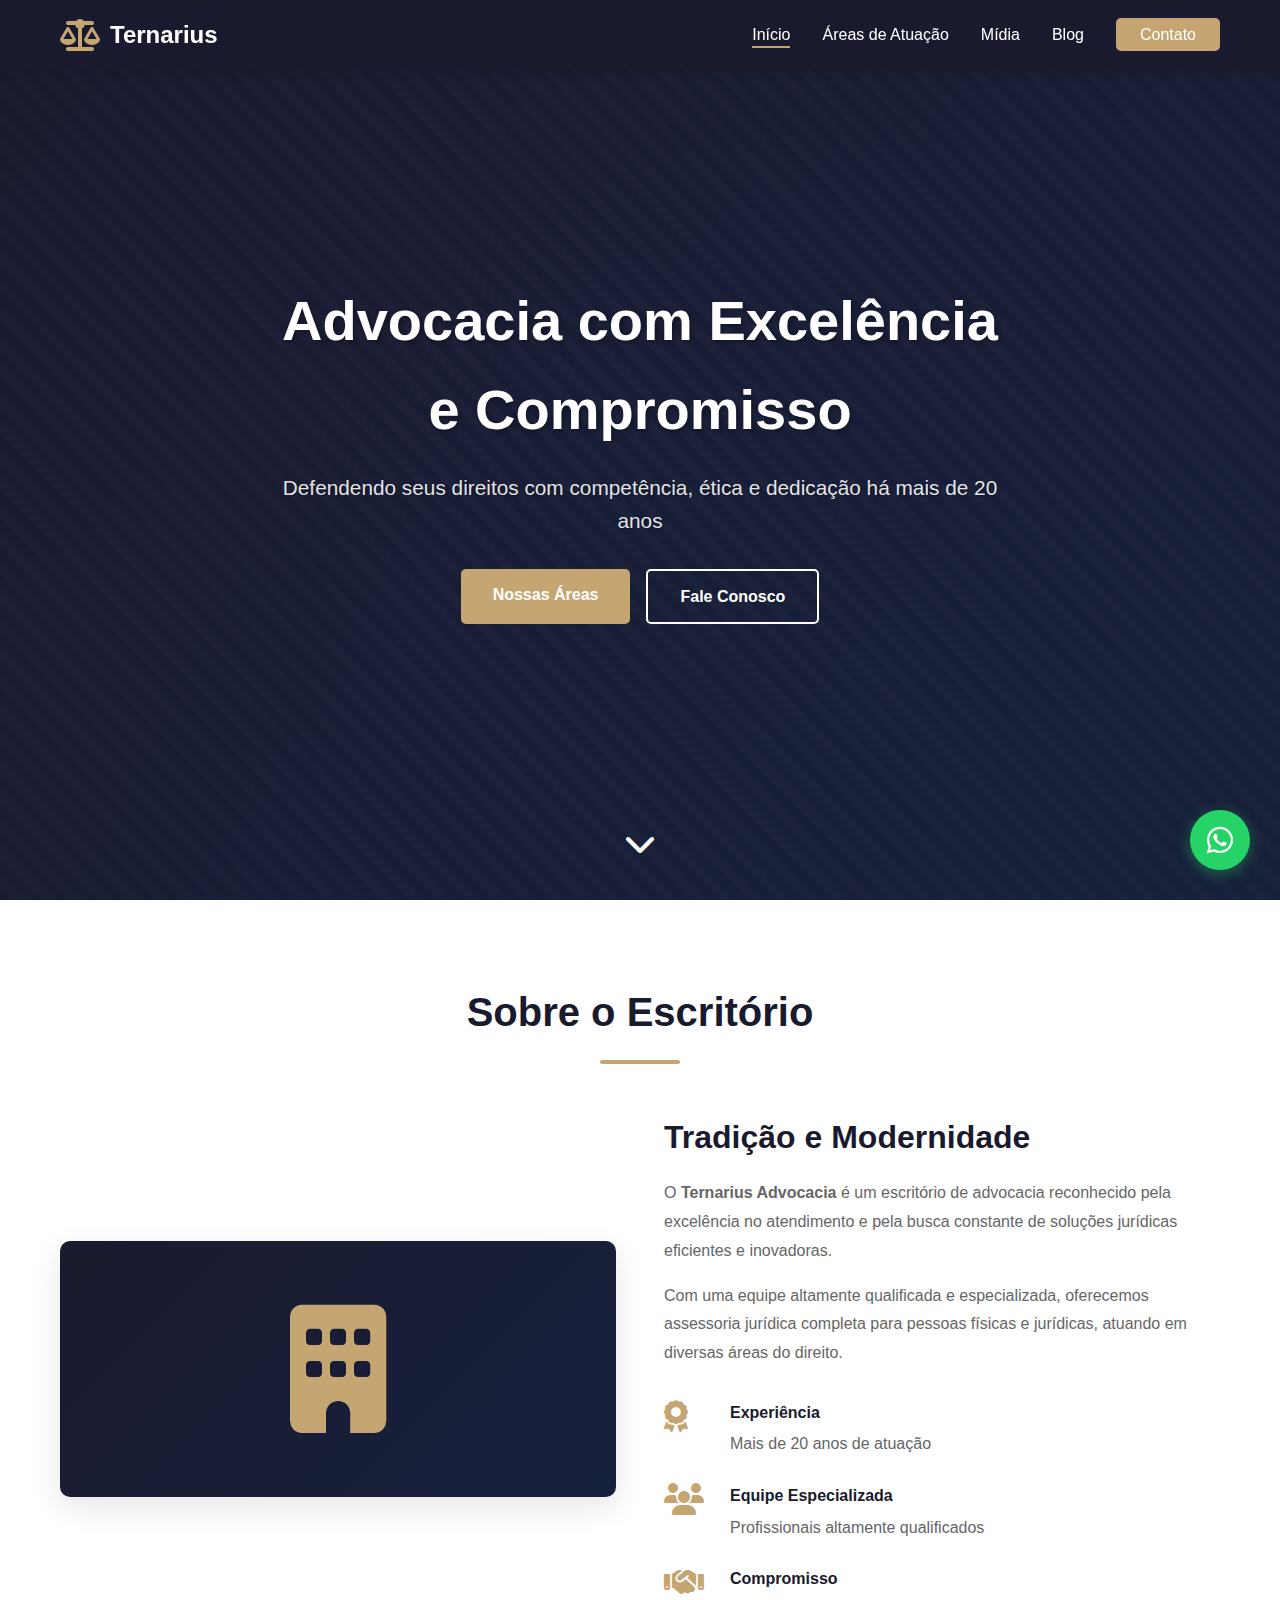
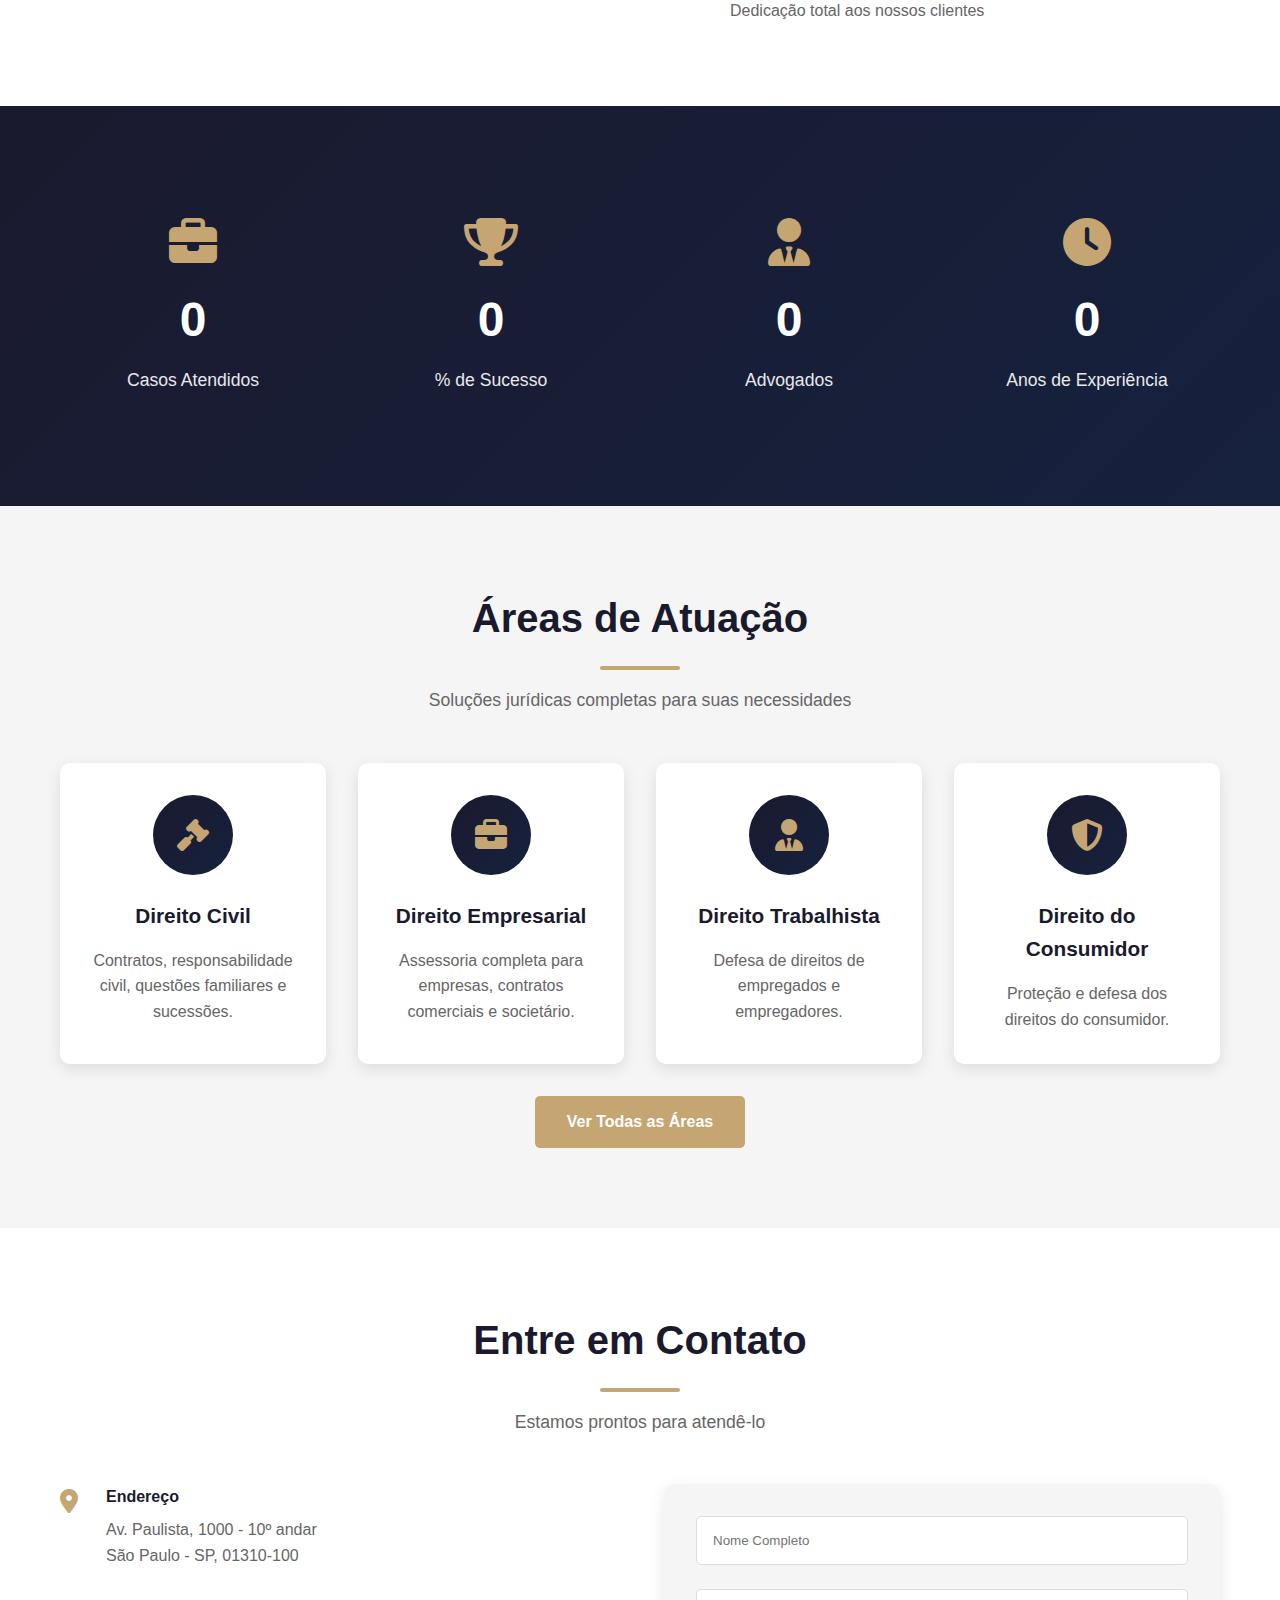
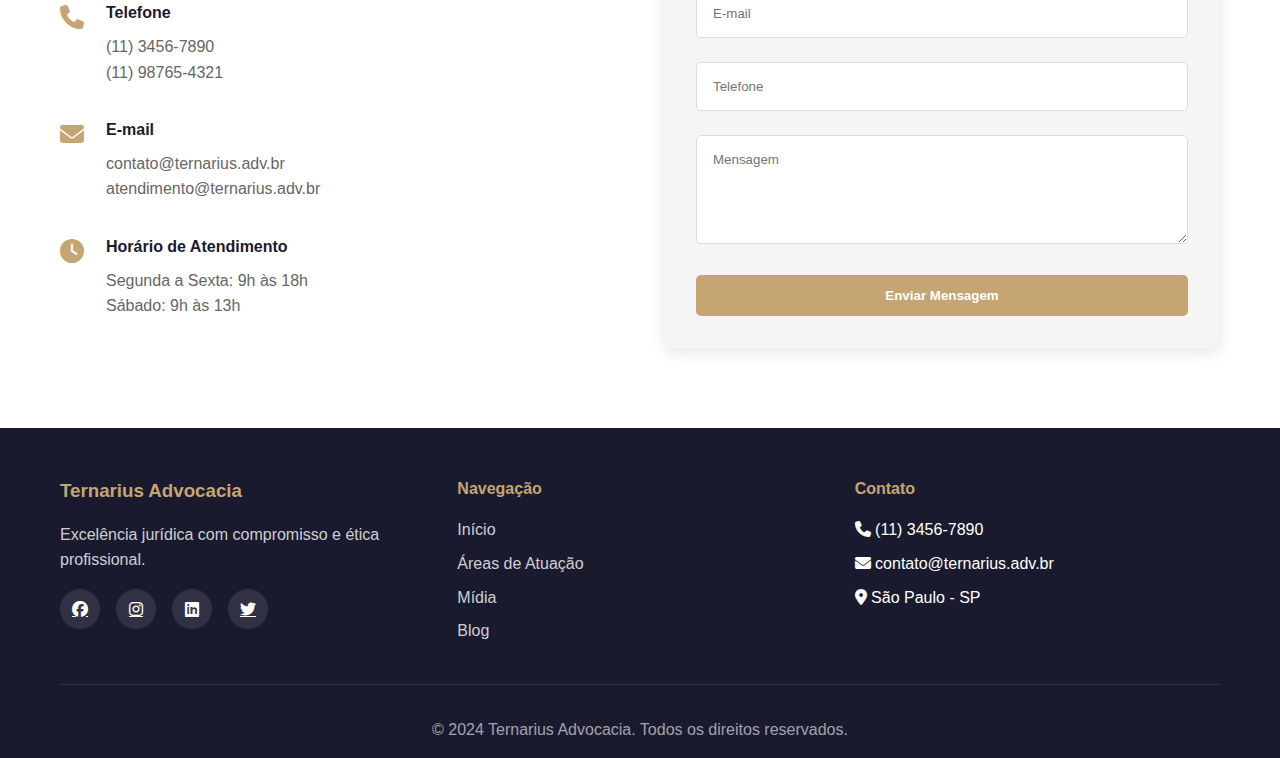
<file: index.html>
<!DOCTYPE html>
<html lang="pt-BR">
<head>
    <meta charset="UTF-8">
    <meta name="viewport" content="width=device-width, initial-scale=1.0">
    <title>Ternarius Advocacia - Escritório de Advocacia</title>
    <link rel="stylesheet" href="styles.css">
    <link rel="stylesheet" href="https://cdnjs.cloudflare.com/ajax/libs/font-awesome/6.4.0/css/all.min.css">
</head>
<body>
    <!-- Navigation -->
    <nav class="navbar" id="navbar">
        <div class="container">
            <div class="nav-content">
                <a href="#home" class="logo">
                    <i class="fas fa-balance-scale"></i>
                    <span>Ternarius</span>
                </a>
                <div class="menu-toggle" id="menuToggle">
                    <span></span>
                    <span></span>
                    <span></span>
                </div>
                <ul class="nav-menu" id="navMenu">
                    <li><a href="#home" class="nav-link active">Início</a></li>
                    <li><a href="areas-atuacao.html" class="nav-link">Áreas de Atuação</a></li>
                    <li><a href="midia.html" class="nav-link">Mídia</a></li>
                    <li><a href="blog.html" class="nav-link">Blog</a></li>
                    <li><a href="#contato" class="nav-link btn-contact">Contato</a></li>
                </ul>
            </div>
        </div>
    </nav>

    <!-- Hero Section -->
    <section class="hero" id="home">
        <div class="hero-overlay"></div>
        <div class="container">
            <div class="hero-content">
                <h1 class="hero-title animate-fade-in">Advocacia com Excelência e Compromisso</h1>
                <p class="hero-subtitle animate-fade-in-delay">Defendendo seus direitos com competência, ética e dedicação há mais de 20 anos</p>
                <div class="hero-buttons animate-fade-in-delay-2">
                    <a href="areas-atuacao.html" class="btn btn-primary">Nossas Áreas</a>
                    <a href="#contato" class="btn btn-secondary">Fale Conosco</a>
                </div>
            </div>
        </div>
        <div class="scroll-indicator">
            <i class="fas fa-chevron-down"></i>
        </div>
    </section>

    <!-- About Section -->
    <section class="about" id="sobre">
        <div class="container">
            <div class="section-header">
                <h2 class="section-title">Sobre o Escritório</h2>
                <div class="title-underline"></div>
            </div>
            <div class="about-content">
                <div class="about-image">
                    <div class="image-placeholder">
                        <i class="fas fa-building"></i>
                    </div>
                </div>
                <div class="about-text">
                    <h3>Tradição e Modernidade</h3>
                    <p>O <strong>Ternarius Advocacia</strong> é um escritório de advocacia reconhecido pela excelência no atendimento e pela busca constante de soluções jurídicas eficientes e inovadoras.</p>
                    <p>Com uma equipe altamente qualificada e especializada, oferecemos assessoria jurídica completa para pessoas físicas e jurídicas, atuando em diversas áreas do direito.</p>
                    <div class="about-features">
                        <div class="feature">
                            <i class="fas fa-award"></i>
                            <div>
                                <h4>Experiência</h4>
                                <p>Mais de 20 anos de atuação</p>
                            </div>
                        </div>
                        <div class="feature">
                            <i class="fas fa-users"></i>
                            <div>
                                <h4>Equipe Especializada</h4>
                                <p>Profissionais altamente qualificados</p>
                            </div>
                        </div>
                        <div class="feature">
                            <i class="fas fa-handshake"></i>
                            <div>
                                <h4>Compromisso</h4>
                                <p>Dedicação total aos nossos clientes</p>
                            </div>
                        </div>
                    </div>
                </div>
            </div>
        </div>
    </section>

    <!-- Stats Section -->
    <section class="stats">
        <div class="container">
            <div class="stats-grid">
                <div class="stat-item">
                    <i class="fas fa-briefcase"></i>
                    <div class="stat-number" data-target="1500">0</div>
                    <div class="stat-label">Casos Atendidos</div>
                </div>
                <div class="stat-item">
                    <i class="fas fa-trophy"></i>
                    <div class="stat-number" data-target="95">0</div>
                    <div class="stat-label">% de Sucesso</div>
                </div>
                <div class="stat-item">
                    <i class="fas fa-user-tie"></i>
                    <div class="stat-number" data-target="15">0</div>
                    <div class="stat-label">Advogados</div>
                </div>
                <div class="stat-item">
                    <i class="fas fa-clock"></i>
                    <div class="stat-number" data-target="20">0</div>
                    <div class="stat-label">Anos de Experiência</div>
                </div>
            </div>
        </div>
    </section>

    <!-- Services Preview -->
    <section class="services-preview">
        <div class="container">
            <div class="section-header">
                <h2 class="section-title">Áreas de Atuação</h2>
                <div class="title-underline"></div>
                <p class="section-subtitle">Soluções jurídicas completas para suas necessidades</p>
            </div>
            <div class="services-grid">
                <div class="service-card">
                    <div class="service-icon">
                        <i class="fas fa-gavel"></i>
                    </div>
                    <h3>Direito Civil</h3>
                    <p>Contratos, responsabilidade civil, questões familiares e sucessões.</p>
                </div>
                <div class="service-card">
                    <div class="service-icon">
                        <i class="fas fa-briefcase"></i>
                    </div>
                    <h3>Direito Empresarial</h3>
                    <p>Assessoria completa para empresas, contratos comerciais e societário.</p>
                </div>
                <div class="service-card">
                    <div class="service-icon">
                        <i class="fas fa-user-tie"></i>
                    </div>
                    <h3>Direito Trabalhista</h3>
                    <p>Defesa de direitos de empregados e empregadores.</p>
                </div>
                <div class="service-card">
                    <div class="service-icon">
                        <i class="fas fa-shield-alt"></i>
                    </div>
                    <h3>Direito do Consumidor</h3>
                    <p>Proteção e defesa dos direitos do consumidor.</p>
                </div>
            </div>
            <div class="services-cta">
                <a href="areas-atuacao.html" class="btn btn-primary">Ver Todas as Áreas</a>
            </div>
        </div>
    </section>

    <!-- Contact Section -->
    <section class="contact" id="contato">
        <div class="container">
            <div class="section-header">
                <h2 class="section-title">Entre em Contato</h2>
                <div class="title-underline"></div>
                <p class="section-subtitle">Estamos prontos para atendê-lo</p>
            </div>
            <div class="contact-content">
                <div class="contact-info">
                    <div class="contact-item">
                        <i class="fas fa-map-marker-alt"></i>
                        <div>
                            <h4>Endereço</h4>
                            <p>Av. Paulista, 1000 - 10º andar<br>São Paulo - SP, 01310-100</p>
                        </div>
                    </div>
                    <div class="contact-item">
                        <i class="fas fa-phone"></i>
                        <div>
                            <h4>Telefone</h4>
                            <p>(11) 3456-7890<br>(11) 98765-4321</p>
                        </div>
                    </div>
                    <div class="contact-item">
                        <i class="fas fa-envelope"></i>
                        <div>
                            <h4>E-mail</h4>
                            <p>contato@ternarius.adv.br<br>atendimento@ternarius.adv.br</p>
                        </div>
                    </div>
                    <div class="contact-item">
                        <i class="fas fa-clock"></i>
                        <div>
                            <h4>Horário de Atendimento</h4>
                            <p>Segunda a Sexta: 9h às 18h<br>Sábado: 9h às 13h</p>
                        </div>
                    </div>
                </div>
                <div class="contact-form">
                    <form id="contactForm">
                        <div class="form-group">
                            <input type="text" id="name" placeholder="Nome Completo" required>
                        </div>
                        <div class="form-group">
                            <input type="email" id="email" placeholder="E-mail" required>
                        </div>
                        <div class="form-group">
                            <input type="tel" id="phone" placeholder="Telefone">
                        </div>
                        <div class="form-group">
                            <textarea id="message" rows="5" placeholder="Mensagem" required></textarea>
                        </div>
                        <button type="submit" class="btn btn-primary btn-block">Enviar Mensagem</button>
                    </form>
                </div>
            </div>
        </div>
    </section>

    <!-- Footer -->
    <footer class="footer">
        <div class="container">
            <div class="footer-content">
                <div class="footer-section">
                    <h3>Ternarius Advocacia</h3>
                    <p>Excelência jurídica com compromisso e ética profissional.</p>
                    <div class="social-links">
                        <a href="#"><i class="fab fa-facebook"></i></a>
                        <a href="#"><i class="fab fa-instagram"></i></a>
                        <a href="#"><i class="fab fa-linkedin"></i></a>
                        <a href="#"><i class="fab fa-twitter"></i></a>
                    </div>
                </div>
                <div class="footer-section">
                    <h4>Navegação</h4>
                    <ul>
                        <li><a href="#home">Início</a></li>
                        <li><a href="areas-atuacao.html">Áreas de Atuação</a></li>
                        <li><a href="midia.html">Mídia</a></li>
                        <li><a href="blog.html">Blog</a></li>
                    </ul>
                </div>
                <div class="footer-section">
                    <h4>Contato</h4>
                    <ul>
                        <li><i class="fas fa-phone"></i> (11) 3456-7890</li>
                        <li><i class="fas fa-envelope"></i> contato@ternarius.adv.br</li>
                        <li><i class="fas fa-map-marker-alt"></i> São Paulo - SP</li>
                    </ul>
                </div>
            </div>
            <div class="footer-bottom">
                <p>&copy; 2024 Ternarius Advocacia. Todos os direitos reservados.</p>
            </div>
        </div>
    </footer>

    <!-- WhatsApp Floating Button -->
    <a href="https://wa.me/5511999999999" target="_blank" class="whatsapp-float" aria-label="WhatsApp">
        <i class="fab fa-whatsapp"></i>
    </a>

    <script src="script.js"></script>
</body>
</html>
</file>
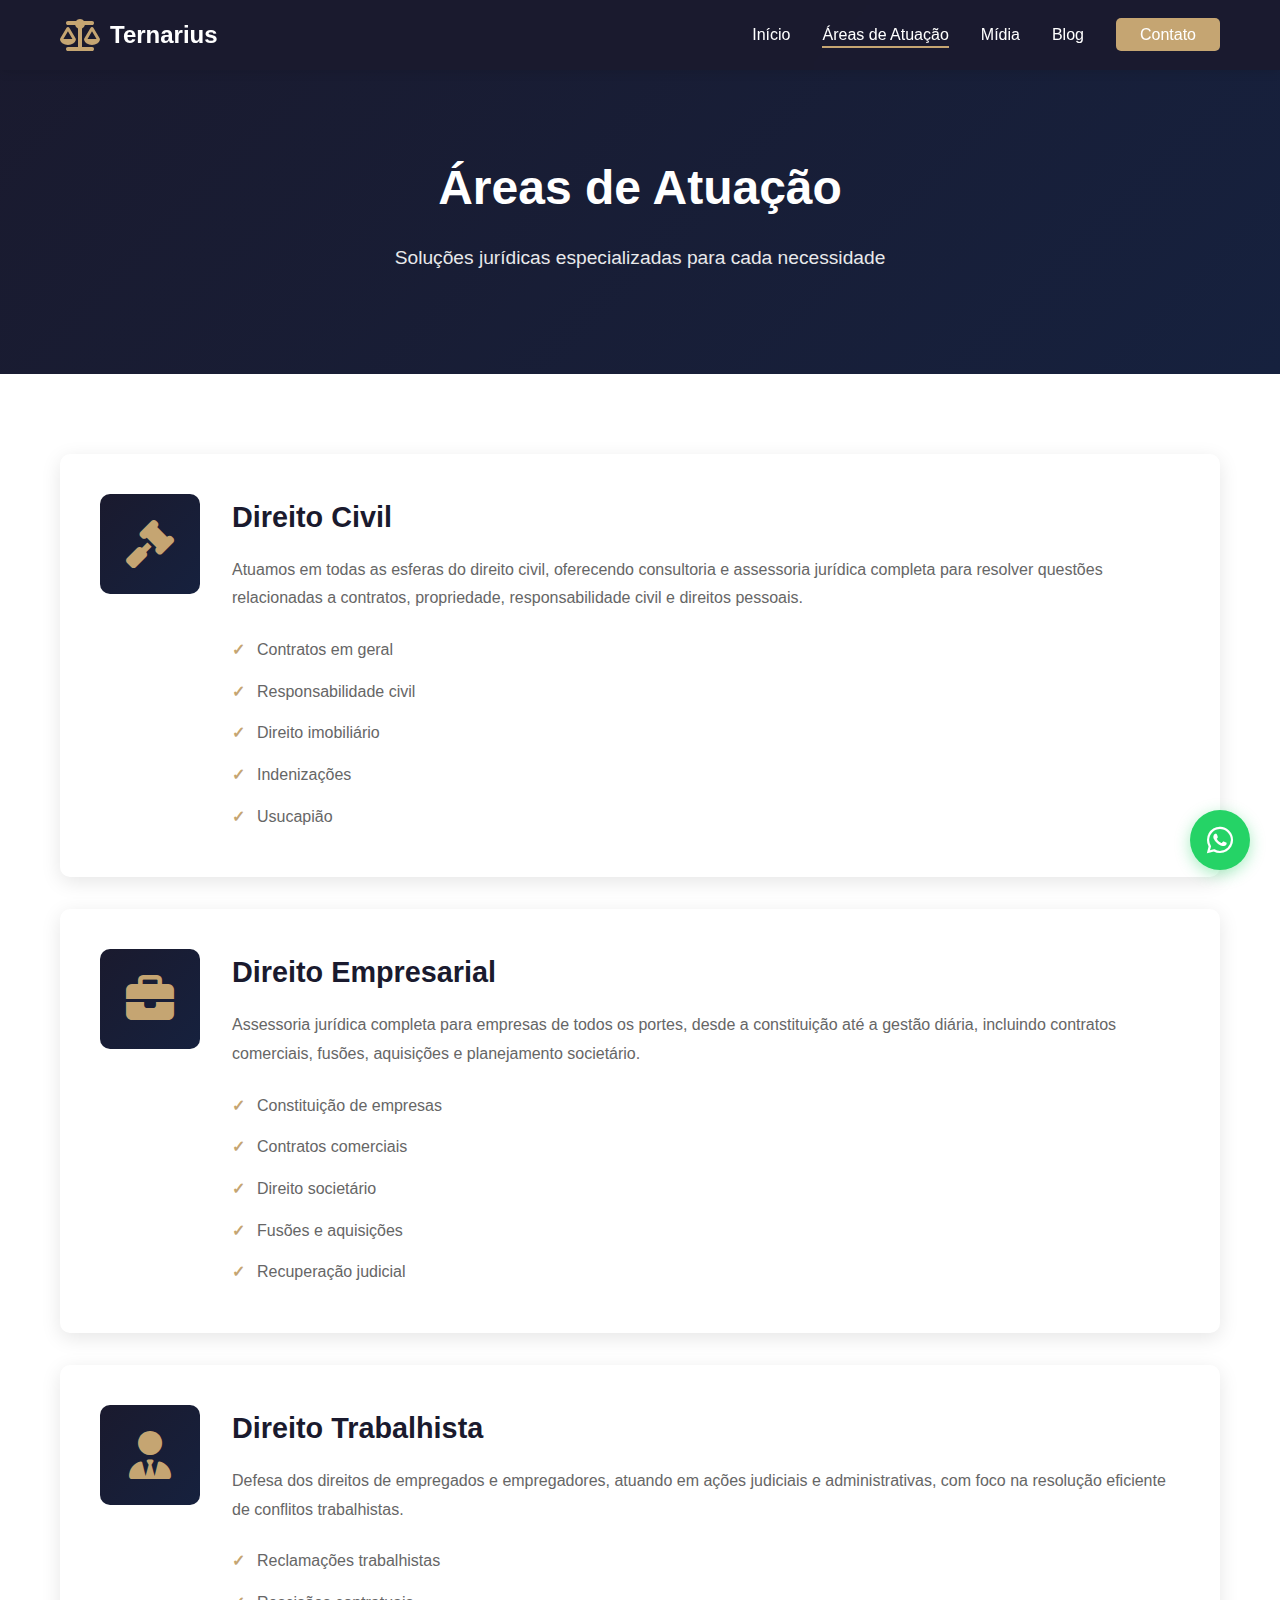
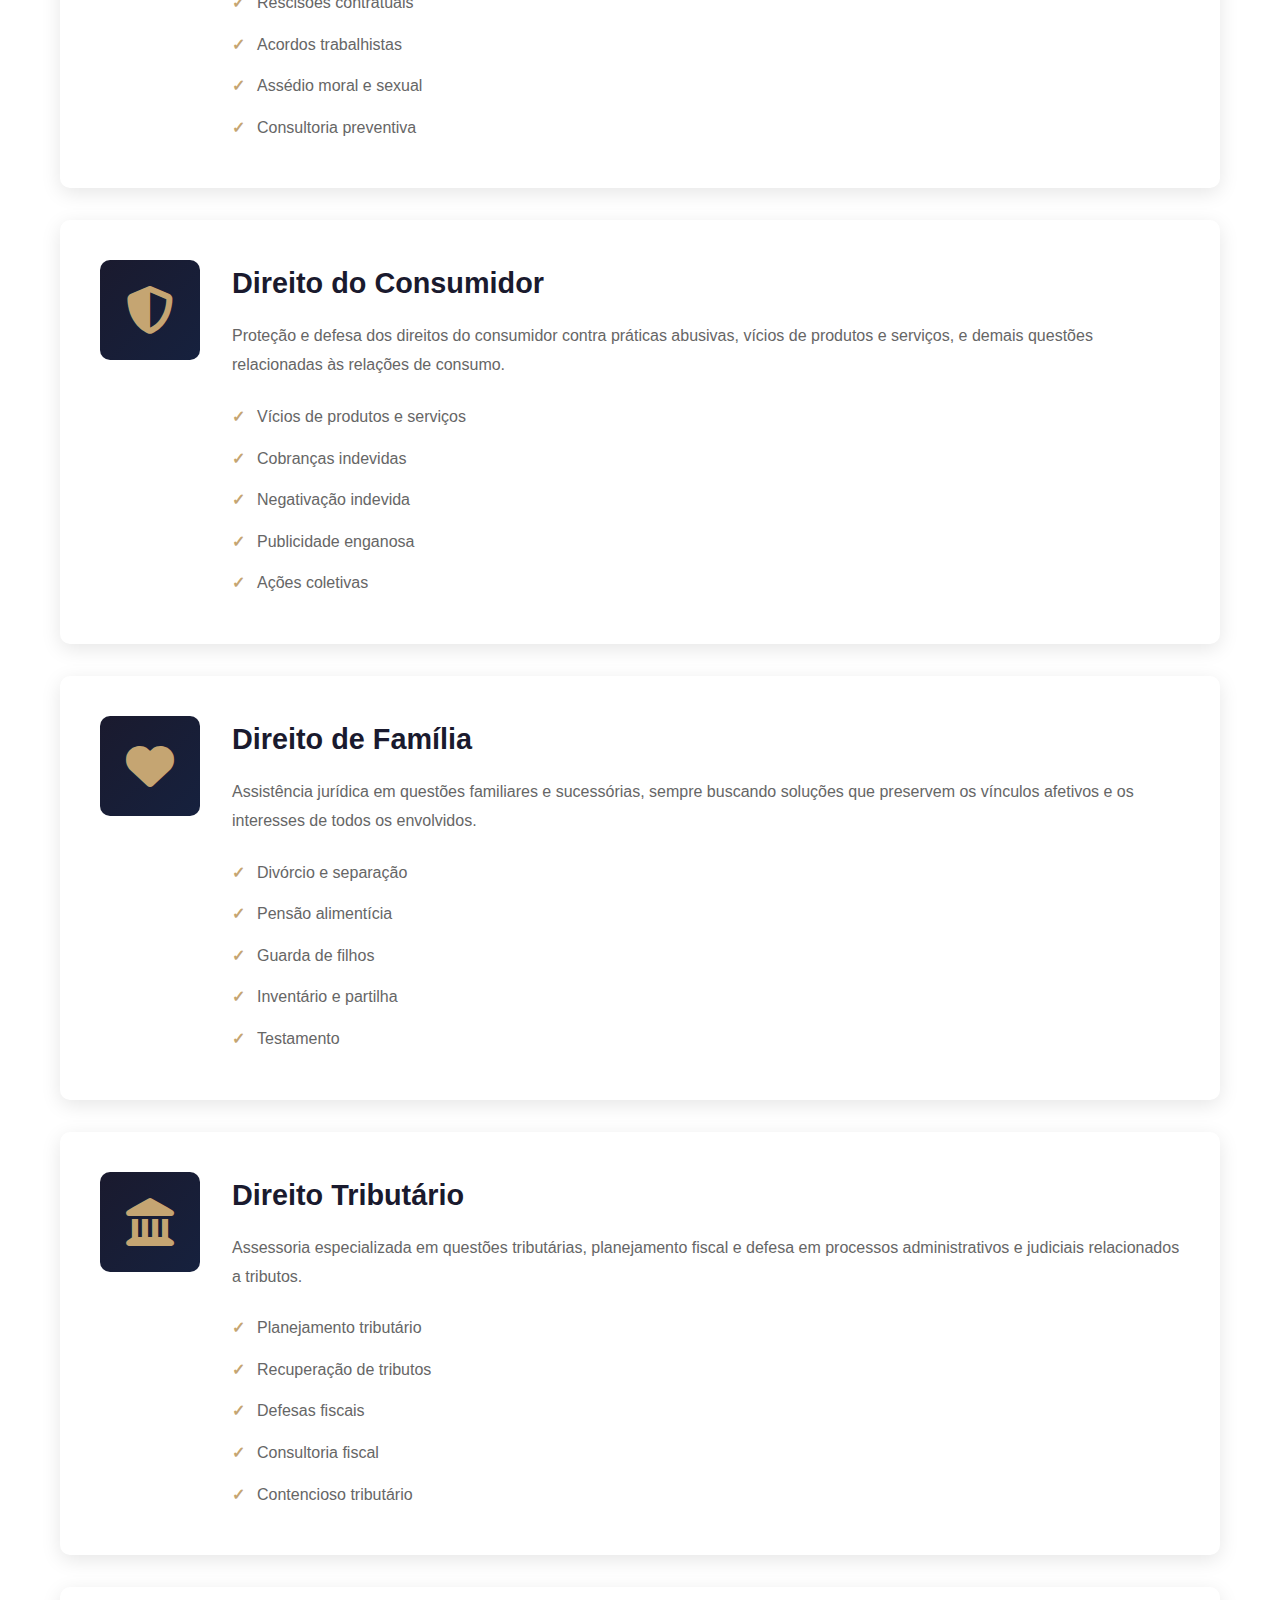
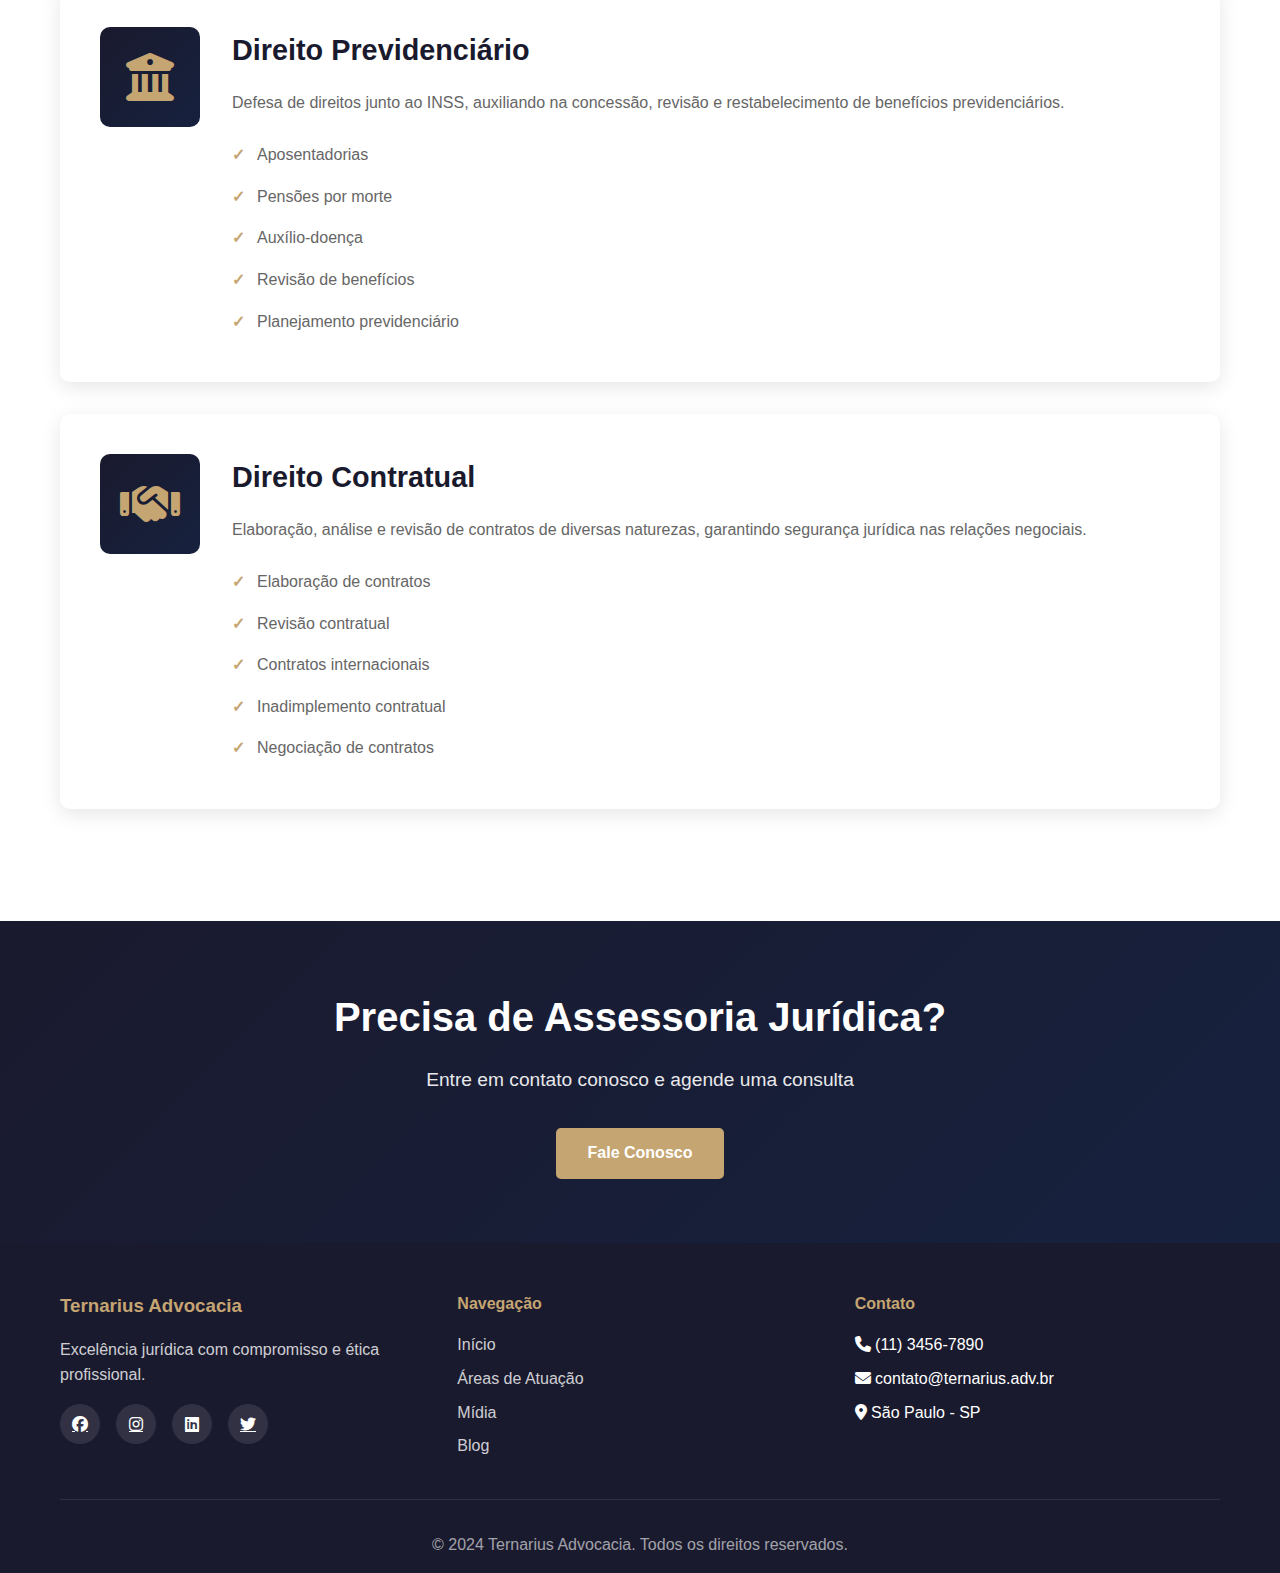
<file: areas-atuacao.html>
<!DOCTYPE html>
<html lang="pt-BR">
<head>
    <meta charset="UTF-8">
    <meta name="viewport" content="width=device-width, initial-scale=1.0">
    <title>Áreas de Atuação - Ternarius Advocacia</title>
    <link rel="stylesheet" href="styles.css">
    <link rel="stylesheet" href="https://cdnjs.cloudflare.com/ajax/libs/font-awesome/6.4.0/css/all.min.css">
    <style>
        .areas-hero {
            background: linear-gradient(135deg, var(--primary-color) 0%, var(--accent-color) 100%);
            padding: 150px 0 100px;
            text-align: center;
            color: var(--white);
        }

        .areas-hero h1 {
            font-size: 3rem;
            margin-bottom: 1rem;
            animation: fadeIn 1s ease-out;
        }

        .areas-hero p {
            font-size: 1.2rem;
            opacity: 0.9;
            animation: fadeIn 1s ease-out 0.3s backwards;
        }

        .areas-container {
            padding: 5rem 0;
        }

        .area-card {
            background: var(--white);
            border-radius: 10px;
            padding: 2.5rem;
            margin-bottom: 2rem;
            box-shadow: 0 5px 20px rgba(0, 0, 0, 0.1);
            transition: var(--transition);
            display: grid;
            grid-template-columns: 100px 1fr;
            gap: 2rem;
            align-items: start;
        }

        .area-card:hover {
            transform: translateY(-5px);
            box-shadow: 0 10px 30px rgba(0, 0, 0, 0.15);
        }

        .area-icon-wrapper {
            width: 100px;
            height: 100px;
            background: linear-gradient(135deg, var(--primary-color), var(--accent-color));
            border-radius: 10px;
            display: flex;
            align-items: center;
            justify-content: center;
            transition: var(--transition);
        }

        .area-card:hover .area-icon-wrapper {
            transform: scale(1.1) rotate(5deg);
        }

        .area-icon-wrapper i {
            font-size: 3rem;
            color: var(--secondary-color);
        }

        .area-content h3 {
            color: var(--primary-color);
            font-size: 1.8rem;
            margin-bottom: 1rem;
        }

        .area-content p {
            color: #666;
            line-height: 1.8;
            margin-bottom: 1rem;
        }

        .area-content ul {
            list-style: none;
            padding-left: 0;
        }

        .area-content ul li {
            padding: 0.5rem 0;
            color: #666;
            position: relative;
            padding-left: 25px;
        }

        .area-content ul li::before {
            content: '✓';
            position: absolute;
            left: 0;
            color: var(--secondary-color);
            font-weight: bold;
        }

        .cta-section {
            background: linear-gradient(135deg, var(--primary-color), var(--accent-color));
            padding: 4rem 0;
            text-align: center;
            color: var(--white);
        }

        .cta-section h2 {
            font-size: 2.5rem;
            margin-bottom: 1rem;
        }

        .cta-section p {
            font-size: 1.2rem;
            margin-bottom: 2rem;
            opacity: 0.9;
        }

        @media (max-width: 768px) {
            .areas-hero h1 {
                font-size: 2rem;
            }

            .area-card {
                grid-template-columns: 1fr;
                text-align: center;
            }

            .area-icon-wrapper {
                margin: 0 auto;
            }
        }
    </style>
</head>
<body>
    <!-- Navigation -->
    <nav class="navbar" id="navbar">
        <div class="container">
            <div class="nav-content">
                <a href="index.html" class="logo">
                    <i class="fas fa-balance-scale"></i>
                    <span>Ternarius</span>
                </a>
                <div class="menu-toggle" id="menuToggle">
                    <span></span>
                    <span></span>
                    <span></span>
                </div>
                <ul class="nav-menu" id="navMenu">
                    <li><a href="index.html" class="nav-link">Início</a></li>
                    <li><a href="areas-atuacao.html" class="nav-link active">Áreas de Atuação</a></li>
                    <li><a href="midia.html" class="nav-link">Mídia</a></li>
                    <li><a href="blog.html" class="nav-link">Blog</a></li>
                    <li><a href="index.html#contato" class="nav-link btn-contact">Contato</a></li>
                </ul>
            </div>
        </div>
    </nav>

    <!-- Hero Section -->
    <section class="areas-hero">
        <div class="container">
            <h1>Áreas de Atuação</h1>
            <p>Soluções jurídicas especializadas para cada necessidade</p>
        </div>
    </section>

    <!-- Areas Container -->
    <section class="areas-container">
        <div class="container">
            <div class="area-card">
                <div class="area-icon-wrapper">
                    <i class="fas fa-gavel"></i>
                </div>
                <div class="area-content">
                    <h3>Direito Civil</h3>
                    <p>Atuamos em todas as esferas do direito civil, oferecendo consultoria e assessoria jurídica completa para resolver questões relacionadas a contratos, propriedade, responsabilidade civil e direitos pessoais.</p>
                    <ul>
                        <li>Contratos em geral</li>
                        <li>Responsabilidade civil</li>
                        <li>Direito imobiliário</li>
                        <li>Indenizações</li>
                        <li>Usucapião</li>
                    </ul>
                </div>
            </div>

            <div class="area-card">
                <div class="area-icon-wrapper">
                    <i class="fas fa-briefcase"></i>
                </div>
                <div class="area-content">
                    <h3>Direito Empresarial</h3>
                    <p>Assessoria jurídica completa para empresas de todos os portes, desde a constituição até a gestão diária, incluindo contratos comerciais, fusões, aquisições e planejamento societário.</p>
                    <ul>
                        <li>Constituição de empresas</li>
                        <li>Contratos comerciais</li>
                        <li>Direito societário</li>
                        <li>Fusões e aquisições</li>
                        <li>Recuperação judicial</li>
                    </ul>
                </div>
            </div>

            <div class="area-card">
                <div class="area-icon-wrapper">
                    <i class="fas fa-user-tie"></i>
                </div>
                <div class="area-content">
                    <h3>Direito Trabalhista</h3>
                    <p>Defesa dos direitos de empregados e empregadores, atuando em ações judiciais e administrativas, com foco na resolução eficiente de conflitos trabalhistas.</p>
                    <ul>
                        <li>Reclamações trabalhistas</li>
                        <li>Rescisões contratuais</li>
                        <li>Acordos trabalhistas</li>
                        <li>Assédio moral e sexual</li>
                        <li>Consultoria preventiva</li>
                    </ul>
                </div>
            </div>

            <div class="area-card">
                <div class="area-icon-wrapper">
                    <i class="fas fa-shield-alt"></i>
                </div>
                <div class="area-content">
                    <h3>Direito do Consumidor</h3>
                    <p>Proteção e defesa dos direitos do consumidor contra práticas abusivas, vícios de produtos e serviços, e demais questões relacionadas às relações de consumo.</p>
                    <ul>
                        <li>Vícios de produtos e serviços</li>
                        <li>Cobranças indevidas</li>
                        <li>Negativação indevida</li>
                        <li>Publicidade enganosa</li>
                        <li>Ações coletivas</li>
                    </ul>
                </div>
            </div>

            <div class="area-card">
                <div class="area-icon-wrapper">
                    <i class="fas fa-heart"></i>
                </div>
                <div class="area-content">
                    <h3>Direito de Família</h3>
                    <p>Assistência jurídica em questões familiares e sucessórias, sempre buscando soluções que preservem os vínculos afetivos e os interesses de todos os envolvidos.</p>
                    <ul>
                        <li>Divórcio e separação</li>
                        <li>Pensão alimentícia</li>
                        <li>Guarda de filhos</li>
                        <li>Inventário e partilha</li>
                        <li>Testamento</li>
                    </ul>
                </div>
            </div>

            <div class="area-card">
                <div class="area-icon-wrapper">
                    <i class="fas fa-landmark"></i>
                </div>
                <div class="area-content">
                    <h3>Direito Tributário</h3>
                    <p>Assessoria especializada em questões tributárias, planejamento fiscal e defesa em processos administrativos e judiciais relacionados a tributos.</p>
                    <ul>
                        <li>Planejamento tributário</li>
                        <li>Recuperação de tributos</li>
                        <li>Defesas fiscais</li>
                        <li>Consultoria fiscal</li>
                        <li>Contencioso tributário</li>
                    </ul>
                </div>
            </div>

            <div class="area-card">
                <div class="area-icon-wrapper">
                    <i class="fas fa-university"></i>
                </div>
                <div class="area-content">
                    <h3>Direito Previdenciário</h3>
                    <p>Defesa de direitos junto ao INSS, auxiliando na concessão, revisão e restabelecimento de benefícios previdenciários.</p>
                    <ul>
                        <li>Aposentadorias</li>
                        <li>Pensões por morte</li>
                        <li>Auxílio-doença</li>
                        <li>Revisão de benefícios</li>
                        <li>Planejamento previdenciário</li>
                    </ul>
                </div>
            </div>

            <div class="area-card">
                <div class="area-icon-wrapper">
                    <i class="fas fa-handshake"></i>
                </div>
                <div class="area-content">
                    <h3>Direito Contratual</h3>
                    <p>Elaboração, análise e revisão de contratos de diversas naturezas, garantindo segurança jurídica nas relações negociais.</p>
                    <ul>
                        <li>Elaboração de contratos</li>
                        <li>Revisão contratual</li>
                        <li>Contratos internacionais</li>
                        <li>Inadimplemento contratual</li>
                        <li>Negociação de contratos</li>
                    </ul>
                </div>
            </div>
        </div>
    </section>

    <!-- CTA Section -->
    <section class="cta-section">
        <div class="container">
            <h2>Precisa de Assessoria Jurídica?</h2>
            <p>Entre em contato conosco e agende uma consulta</p>
            <a href="index.html#contato" class="btn btn-primary">Fale Conosco</a>
        </div>
    </section>

    <!-- Footer -->
    <footer class="footer">
        <div class="container">
            <div class="footer-content">
                <div class="footer-section">
                    <h3>Ternarius Advocacia</h3>
                    <p>Excelência jurídica com compromisso e ética profissional.</p>
                    <div class="social-links">
                        <a href="#"><i class="fab fa-facebook"></i></a>
                        <a href="#"><i class="fab fa-instagram"></i></a>
                        <a href="#"><i class="fab fa-linkedin"></i></a>
                        <a href="#"><i class="fab fa-twitter"></i></a>
                    </div>
                </div>
                <div class="footer-section">
                    <h4>Navegação</h4>
                    <ul>
                        <li><a href="index.html">Início</a></li>
                        <li><a href="areas-atuacao.html">Áreas de Atuação</a></li>
                        <li><a href="midia.html">Mídia</a></li>
                        <li><a href="blog.html">Blog</a></li>
                    </ul>
                </div>
                <div class="footer-section">
                    <h4>Contato</h4>
                    <ul>
                        <li><i class="fas fa-phone"></i> (11) 3456-7890</li>
                        <li><i class="fas fa-envelope"></i> contato@ternarius.adv.br</li>
                        <li><i class="fas fa-map-marker-alt"></i> São Paulo - SP</li>
                    </ul>
                </div>
            </div>
            <div class="footer-bottom">
                <p>&copy; 2024 Ternarius Advocacia. Todos os direitos reservados.</p>
            </div>
        </div>
    </footer>

    <!-- WhatsApp Floating Button -->
    <a href="https://wa.me/5511999999999" target="_blank" class="whatsapp-float" aria-label="WhatsApp">
        <i class="fab fa-whatsapp"></i>
    </a>

    <script src="script.js"></script>
</body>
</html>
</file>
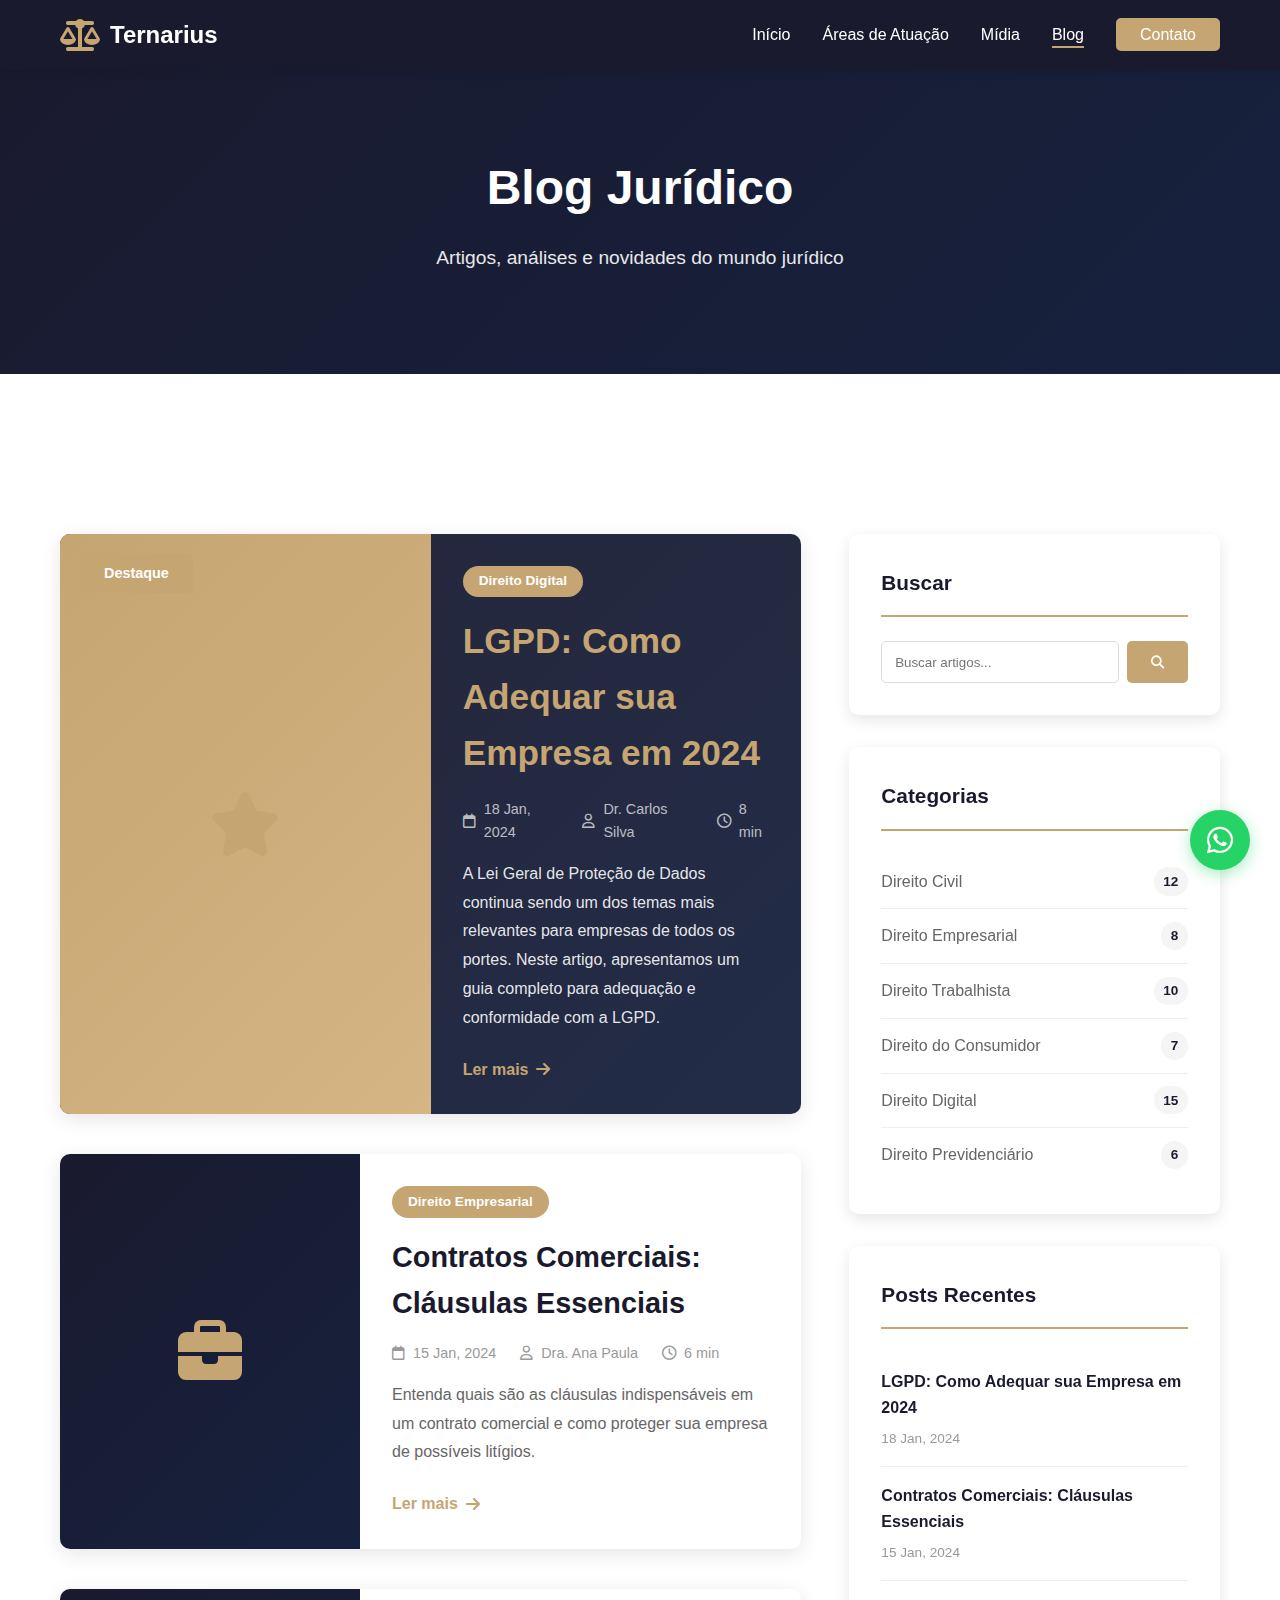
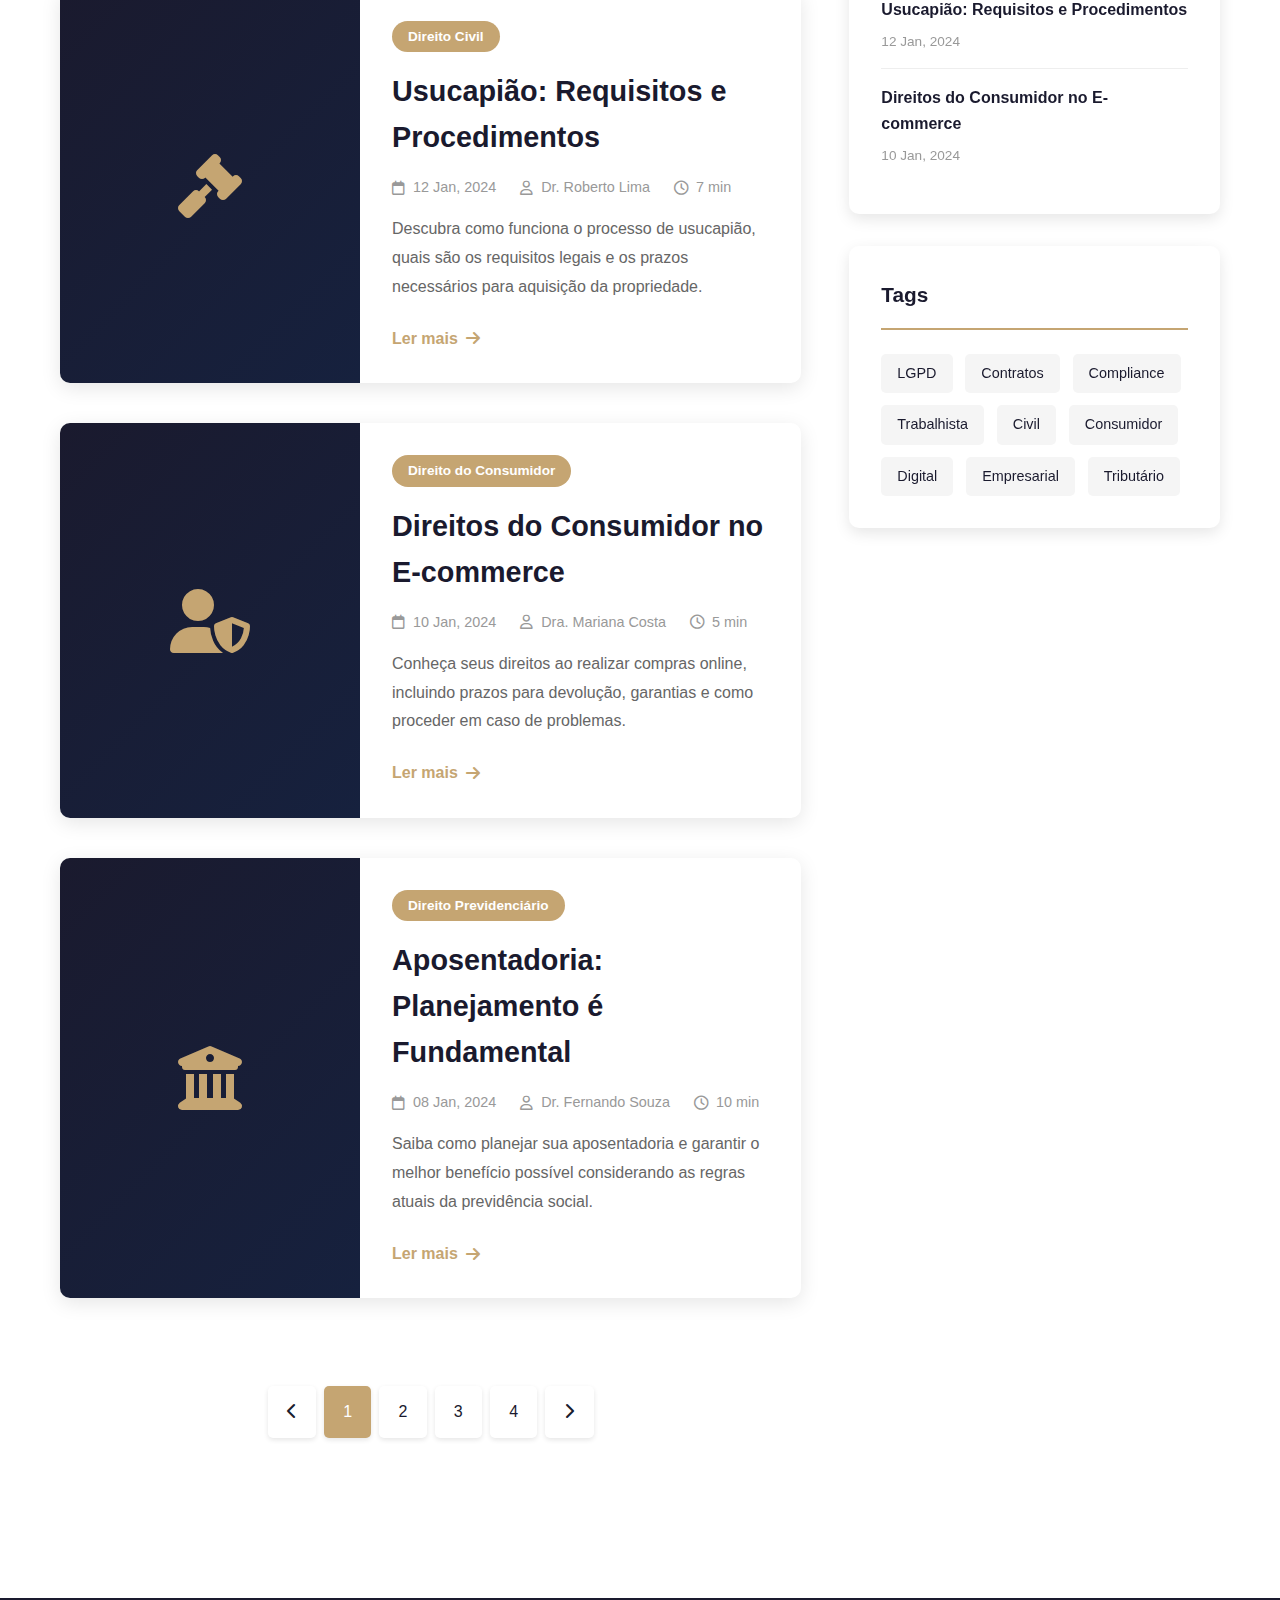
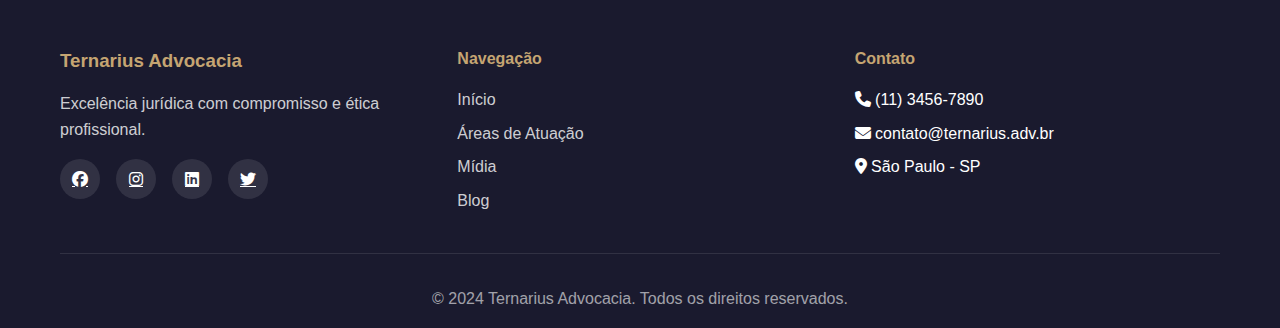
<file: blog.html>
<!DOCTYPE html>
<html lang="pt-BR">
<head>
    <meta charset="UTF-8">
    <meta name="viewport" content="width=device-width, initial-scale=1.0">
    <title>Blog - Ternarius Advocacia</title>
    <link rel="stylesheet" href="styles.css">
    <link rel="stylesheet" href="https://cdnjs.cloudflare.com/ajax/libs/font-awesome/6.4.0/css/all.min.css">
    <style>
        .blog-hero {
            background: linear-gradient(135deg, var(--primary-color) 0%, var(--accent-color) 100%);
            padding: 150px 0 100px;
            text-align: center;
            color: var(--white);
        }

        .blog-hero h1 {
            font-size: 3rem;
            margin-bottom: 1rem;
            animation: fadeIn 1s ease-out;
        }

        .blog-hero p {
            font-size: 1.2rem;
            opacity: 0.9;
            animation: fadeIn 1s ease-out 0.3s backwards;
        }

        .blog-container {
            padding: 5rem 0;
            display: grid;
            grid-template-columns: 2fr 1fr;
            gap: 3rem;
        }

        .blog-posts {
            display: flex;
            flex-direction: column;
            gap: 2.5rem;
        }

        .blog-post {
            background: var(--white);
            border-radius: 10px;
            overflow: hidden;
            box-shadow: 0 5px 20px rgba(0, 0, 0, 0.1);
            transition: var(--transition);
            display: grid;
            grid-template-columns: 300px 1fr;
        }

        .blog-post:hover {
            transform: translateY(-5px);
            box-shadow: 0 10px 30px rgba(0, 0, 0, 0.15);
        }

        .blog-post-image {
            width: 100%;
            height: 100%;
            background: linear-gradient(135deg, var(--primary-color), var(--accent-color));
            display: flex;
            align-items: center;
            justify-content: center;
            position: relative;
        }

        .blog-post-image i {
            font-size: 4rem;
            color: var(--secondary-color);
        }

        .blog-post-content {
            padding: 2rem;
        }

        .blog-meta {
            display: flex;
            gap: 1.5rem;
            margin-bottom: 1rem;
            color: #999;
            font-size: 0.9rem;
        }

        .blog-meta span {
            display: flex;
            align-items: center;
            gap: 0.5rem;
        }

        .blog-category {
            display: inline-block;
            background: var(--secondary-color);
            color: var(--white);
            padding: 0.3rem 1rem;
            border-radius: 20px;
            font-size: 0.85rem;
            font-weight: 600;
            margin-bottom: 1rem;
        }

        .blog-post-title {
            color: var(--primary-color);
            font-size: 1.8rem;
            margin-bottom: 1rem;
            font-weight: 700;
        }

        .blog-post-title:hover {
            color: var(--secondary-color);
        }

        .blog-post-excerpt {
            color: #666;
            line-height: 1.8;
            margin-bottom: 1.5rem;
        }

        .read-more {
            display: inline-flex;
            align-items: center;
            gap: 0.5rem;
            color: var(--secondary-color);
            font-weight: 600;
            text-decoration: none;
            transition: var(--transition);
        }

        .read-more:hover {
            gap: 1rem;
        }

        .blog-sidebar {
            position: sticky;
            top: 100px;
            height: fit-content;
        }

        .sidebar-widget {
            background: var(--white);
            padding: 2rem;
            border-radius: 10px;
            box-shadow: 0 5px 15px rgba(0, 0, 0, 0.1);
            margin-bottom: 2rem;
        }

        .widget-title {
            color: var(--primary-color);
            font-size: 1.3rem;
            margin-bottom: 1.5rem;
            font-weight: 700;
            padding-bottom: 1rem;
            border-bottom: 2px solid var(--secondary-color);
        }

        .search-box {
            display: flex;
            gap: 0.5rem;
        }

        .search-box input {
            flex: 1;
            padding: 0.8rem;
            border: 1px solid #ddd;
            border-radius: 5px;
            font-family: inherit;
        }

        .search-box button {
            padding: 0.8rem 1.5rem;
            background: var(--secondary-color);
            color: var(--white);
            border: none;
            border-radius: 5px;
            cursor: pointer;
            transition: var(--transition);
        }

        .search-box button:hover {
            background: #d4b583;
        }

        .categories-list {
            list-style: none;
        }

        .categories-list li {
            padding: 0.8rem 0;
            border-bottom: 1px solid #eee;
        }

        .categories-list li:last-child {
            border-bottom: none;
        }

        .categories-list a {
            color: #666;
            text-decoration: none;
            display: flex;
            justify-content: space-between;
            align-items: center;
            transition: var(--transition);
        }

        .categories-list a:hover {
            color: var(--secondary-color);
            padding-left: 10px;
        }

        .category-count {
            background: var(--light-bg);
            color: var(--primary-color);
            padding: 0.2rem 0.6rem;
            border-radius: 15px;
            font-size: 0.85rem;
            font-weight: 600;
        }

        .recent-posts-list {
            list-style: none;
        }

        .recent-post-item {
            padding: 1rem 0;
            border-bottom: 1px solid #eee;
        }

        .recent-post-item:last-child {
            border-bottom: none;
        }

        .recent-post-item a {
            color: var(--primary-color);
            text-decoration: none;
            font-weight: 600;
            transition: var(--transition);
            display: block;
            margin-bottom: 0.5rem;
        }

        .recent-post-item a:hover {
            color: var(--secondary-color);
        }

        .recent-post-date {
            color: #999;
            font-size: 0.85rem;
        }

        .tags-container {
            display: flex;
            flex-wrap: wrap;
            gap: 0.8rem;
        }

        .tag {
            background: var(--light-bg);
            color: var(--primary-color);
            padding: 0.5rem 1rem;
            border-radius: 5px;
            text-decoration: none;
            font-size: 0.9rem;
            transition: var(--transition);
        }

        .tag:hover {
            background: var(--secondary-color);
            color: var(--white);
        }

        .featured-post {
            grid-column: span 2;
            grid-template-columns: 1fr 1fr;
            background: linear-gradient(135deg, rgba(26, 26, 46, 0.95), rgba(22, 33, 62, 0.95));
        }

        .featured-post .blog-post-image {
            background: linear-gradient(135deg, var(--secondary-color), #d4b583);
        }

        .featured-post .blog-post-content {
            color: var(--white);
        }

        .featured-post .blog-post-title {
            color: var(--secondary-color);
            font-size: 2.2rem;
        }

        .featured-post .blog-post-excerpt {
            color: rgba(255, 255, 255, 0.9);
        }

        .featured-post .blog-meta {
            color: rgba(255, 255, 255, 0.7);
        }

        .featured-badge {
            position: absolute;
            top: 20px;
            left: 20px;
            background: var(--secondary-color);
            color: var(--white);
            padding: 0.5rem 1.5rem;
            border-radius: 5px;
            font-weight: 600;
            font-size: 0.9rem;
        }

        .pagination {
            display: flex;
            justify-content: center;
            gap: 0.5rem;
            margin-top: 3rem;
        }

        .pagination a,
        .pagination span {
            padding: 0.8rem 1.2rem;
            background: var(--white);
            color: var(--primary-color);
            text-decoration: none;
            border-radius: 5px;
            transition: var(--transition);
            box-shadow: 0 2px 5px rgba(0, 0, 0, 0.1);
        }

        .pagination a:hover {
            background: var(--secondary-color);
            color: var(--white);
            transform: translateY(-2px);
        }

        .pagination .active {
            background: var(--secondary-color);
            color: var(--white);
        }

        @media (max-width: 1024px) {
            .blog-container {
                grid-template-columns: 1fr;
            }

            .blog-sidebar {
                position: static;
            }
        }

        @media (max-width: 768px) {
            .blog-hero h1 {
                font-size: 2rem;
            }

            .blog-post,
            .featured-post {
                grid-template-columns: 1fr;
            }

            .blog-post-image {
                height: 200px;
            }

            .blog-post-title {
                font-size: 1.4rem;
            }

            .featured-post .blog-post-title {
                font-size: 1.8rem;
            }
        }
    </style>
</head>
<body>
    <!-- Navigation -->
    <nav class="navbar" id="navbar">
        <div class="container">
            <div class="nav-content">
                <a href="index.html" class="logo">
                    <i class="fas fa-balance-scale"></i>
                    <span>Ternarius</span>
                </a>
                <div class="menu-toggle" id="menuToggle">
                    <span></span>
                    <span></span>
                    <span></span>
                </div>
                <ul class="nav-menu" id="navMenu">
                    <li><a href="index.html" class="nav-link">Início</a></li>
                    <li><a href="areas-atuacao.html" class="nav-link">Áreas de Atuação</a></li>
                    <li><a href="midia.html" class="nav-link">Mídia</a></li>
                    <li><a href="blog.html" class="nav-link active">Blog</a></li>
                    <li><a href="index.html#contato" class="nav-link btn-contact">Contato</a></li>
                </ul>
            </div>
        </div>
    </nav>

    <!-- Hero Section -->
    <section class="blog-hero">
        <div class="container">
            <h1>Blog Jurídico</h1>
            <p>Artigos, análises e novidades do mundo jurídico</p>
        </div>
    </section>

    <!-- Blog Content -->
    <section>
        <div class="container">
            <div class="blog-container">
                <div class="blog-posts">
                    <!-- Featured Post -->
                    <article class="blog-post featured-post">
                        <div class="blog-post-image">
                            <i class="fas fa-star"></i>
                            <span class="featured-badge">Destaque</span>
                        </div>
                        <div class="blog-post-content">
                            <span class="blog-category">Direito Digital</span>
                            <h2 class="blog-post-title">LGPD: Como Adequar sua Empresa em 2024</h2>
                            <div class="blog-meta">
                                <span><i class="far fa-calendar"></i> 18 Jan, 2024</span>
                                <span><i class="far fa-user"></i> Dr. Carlos Silva</span>
                                <span><i class="far fa-clock"></i> 8 min</span>
                            </div>
                            <p class="blog-post-excerpt">
                                A Lei Geral de Proteção de Dados continua sendo um dos temas mais relevantes para empresas de todos os portes. Neste artigo, apresentamos um guia completo para adequação e conformidade com a LGPD.
                            </p>
                            <a href="#" class="read-more">
                                Ler mais <i class="fas fa-arrow-right"></i>
                            </a>
                        </div>
                    </article>

                    <!-- Regular Posts -->
                    <article class="blog-post">
                        <div class="blog-post-image">
                            <i class="fas fa-briefcase"></i>
                        </div>
                        <div class="blog-post-content">
                            <span class="blog-category">Direito Empresarial</span>
                            <h2 class="blog-post-title">Contratos Comerciais: Cláusulas Essenciais</h2>
                            <div class="blog-meta">
                                <span><i class="far fa-calendar"></i> 15 Jan, 2024</span>
                                <span><i class="far fa-user"></i> Dra. Ana Paula</span>
                                <span><i class="far fa-clock"></i> 6 min</span>
                            </div>
                            <p class="blog-post-excerpt">
                                Entenda quais são as cláusulas indispensáveis em um contrato comercial e como proteger sua empresa de possíveis litígios.
                            </p>
                            <a href="#" class="read-more">
                                Ler mais <i class="fas fa-arrow-right"></i>
                            </a>
                        </div>
                    </article>

                    <article class="blog-post">
                        <div class="blog-post-image">
                            <i class="fas fa-gavel"></i>
                        </div>
                        <div class="blog-post-content">
                            <span class="blog-category">Direito Civil</span>
                            <h2 class="blog-post-title">Usucapião: Requisitos e Procedimentos</h2>
                            <div class="blog-meta">
                                <span><i class="far fa-calendar"></i> 12 Jan, 2024</span>
                                <span><i class="far fa-user"></i> Dr. Roberto Lima</span>
                                <span><i class="far fa-clock"></i> 7 min</span>
                            </div>
                            <p class="blog-post-excerpt">
                                Descubra como funciona o processo de usucapião, quais são os requisitos legais e os prazos necessários para aquisição da propriedade.
                            </p>
                            <a href="#" class="read-more">
                                Ler mais <i class="fas fa-arrow-right"></i>
                            </a>
                        </div>
                    </article>

                    <article class="blog-post">
                        <div class="blog-post-image">
                            <i class="fas fa-user-shield"></i>
                        </div>
                        <div class="blog-post-content">
                            <span class="blog-category">Direito do Consumidor</span>
                            <h2 class="blog-post-title">Direitos do Consumidor no E-commerce</h2>
                            <div class="blog-meta">
                                <span><i class="far fa-calendar"></i> 10 Jan, 2024</span>
                                <span><i class="far fa-user"></i> Dra. Mariana Costa</span>
                                <span><i class="far fa-clock"></i> 5 min</span>
                            </div>
                            <p class="blog-post-excerpt">
                                Conheça seus direitos ao realizar compras online, incluindo prazos para devolução, garantias e como proceder em caso de problemas.
                            </p>
                            <a href="#" class="read-more">
                                Ler mais <i class="fas fa-arrow-right"></i>
                            </a>
                        </div>
                    </article>

                    <article class="blog-post">
                        <div class="blog-post-image">
                            <i class="fas fa-university"></i>
                        </div>
                        <div class="blog-post-content">
                            <span class="blog-category">Direito Previdenciário</span>
                            <h2 class="blog-post-title">Aposentadoria: Planejamento é Fundamental</h2>
                            <div class="blog-meta">
                                <span><i class="far fa-calendar"></i> 08 Jan, 2024</span>
                                <span><i class="far fa-user"></i> Dr. Fernando Souza</span>
                                <span><i class="far fa-clock"></i> 10 min</span>
                            </div>
                            <p class="blog-post-excerpt">
                                Saiba como planejar sua aposentadoria e garantir o melhor benefício possível considerando as regras atuais da previdência social.
                            </p>
                            <a href="#" class="read-more">
                                Ler mais <i class="fas fa-arrow-right"></i>
                            </a>
                        </div>
                    </article>

                    <!-- Pagination -->
                    <div class="pagination">
                        <a href="#"><i class="fas fa-chevron-left"></i></a>
                        <span class="active">1</span>
                        <a href="#">2</a>
                        <a href="#">3</a>
                        <a href="#">4</a>
                        <a href="#"><i class="fas fa-chevron-right"></i></a>
                    </div>
                </div>

                <!-- Sidebar -->
                <aside class="blog-sidebar">
                    <!-- Search Widget -->
                    <div class="sidebar-widget">
                        <h3 class="widget-title">Buscar</h3>
                        <div class="search-box">
                            <input type="text" placeholder="Buscar artigos...">
                            <button><i class="fas fa-search"></i></button>
                        </div>
                    </div>

                    <!-- Categories Widget -->
                    <div class="sidebar-widget">
                        <h3 class="widget-title">Categorias</h3>
                        <ul class="categories-list">
                            <li>
                                <a href="#">
                                    <span>Direito Civil</span>
                                    <span class="category-count">12</span>
                                </a>
                            </li>
                            <li>
                                <a href="#">
                                    <span>Direito Empresarial</span>
                                    <span class="category-count">8</span>
                                </a>
                            </li>
                            <li>
                                <a href="#">
                                    <span>Direito Trabalhista</span>
                                    <span class="category-count">10</span>
                                </a>
                            </li>
                            <li>
                                <a href="#">
                                    <span>Direito do Consumidor</span>
                                    <span class="category-count">7</span>
                                </a>
                            </li>
                            <li>
                                <a href="#">
                                    <span>Direito Digital</span>
                                    <span class="category-count">15</span>
                                </a>
                            </li>
                            <li>
                                <a href="#">
                                    <span>Direito Previdenciário</span>
                                    <span class="category-count">6</span>
                                </a>
                            </li>
                        </ul>
                    </div>

                    <!-- Recent Posts Widget -->
                    <div class="sidebar-widget">
                        <h3 class="widget-title">Posts Recentes</h3>
                        <ul class="recent-posts-list">
                            <li class="recent-post-item">
                                <a href="#">LGPD: Como Adequar sua Empresa em 2024</a>
                                <div class="recent-post-date">18 Jan, 2024</div>
                            </li>
                            <li class="recent-post-item">
                                <a href="#">Contratos Comerciais: Cláusulas Essenciais</a>
                                <div class="recent-post-date">15 Jan, 2024</div>
                            </li>
                            <li class="recent-post-item">
                                <a href="#">Usucapião: Requisitos e Procedimentos</a>
                                <div class="recent-post-date">12 Jan, 2024</div>
                            </li>
                            <li class="recent-post-item">
                                <a href="#">Direitos do Consumidor no E-commerce</a>
                                <div class="recent-post-date">10 Jan, 2024</div>
                            </li>
                        </ul>
                    </div>

                    <!-- Tags Widget -->
                    <div class="sidebar-widget">
                        <h3 class="widget-title">Tags</h3>
                        <div class="tags-container">
                            <a href="#" class="tag">LGPD</a>
                            <a href="#" class="tag">Contratos</a>
                            <a href="#" class="tag">Compliance</a>
                            <a href="#" class="tag">Trabalhista</a>
                            <a href="#" class="tag">Civil</a>
                            <a href="#" class="tag">Consumidor</a>
                            <a href="#" class="tag">Digital</a>
                            <a href="#" class="tag">Empresarial</a>
                            <a href="#" class="tag">Tributário</a>
                        </div>
                    </div>
                </aside>
            </div>
        </div>
    </section>

    <!-- Footer -->
    <footer class="footer">
        <div class="container">
            <div class="footer-content">
                <div class="footer-section">
                    <h3>Ternarius Advocacia</h3>
                    <p>Excelência jurídica com compromisso e ética profissional.</p>
                    <div class="social-links">
                        <a href="#"><i class="fab fa-facebook"></i></a>
                        <a href="#"><i class="fab fa-instagram"></i></a>
                        <a href="#"><i class="fab fa-linkedin"></i></a>
                        <a href="#"><i class="fab fa-twitter"></i></a>
                    </div>
                </div>
                <div class="footer-section">
                    <h4>Navegação</h4>
                    <ul>
                        <li><a href="index.html">Início</a></li>
                        <li><a href="areas-atuacao.html">Áreas de Atuação</a></li>
                        <li><a href="midia.html">Mídia</a></li>
                        <li><a href="blog.html">Blog</a></li>
                    </ul>
                </div>
                <div class="footer-section">
                    <h4>Contato</h4>
                    <ul>
                        <li><i class="fas fa-phone"></i> (11) 3456-7890</li>
                        <li><i class="fas fa-envelope"></i> contato@ternarius.adv.br</li>
                        <li><i class="fas fa-map-marker-alt"></i> São Paulo - SP</li>
                    </ul>
                </div>
            </div>
            <div class="footer-bottom">
                <p>&copy; 2024 Ternarius Advocacia. Todos os direitos reservados.</p>
            </div>
        </div>
    </footer>

    <!-- WhatsApp Floating Button -->
    <a href="https://wa.me/5511999999999" target="_blank" class="whatsapp-float" aria-label="WhatsApp">
        <i class="fab fa-whatsapp"></i>
    </a>

    <script src="script.js"></script>
</body>
</html>
</file>
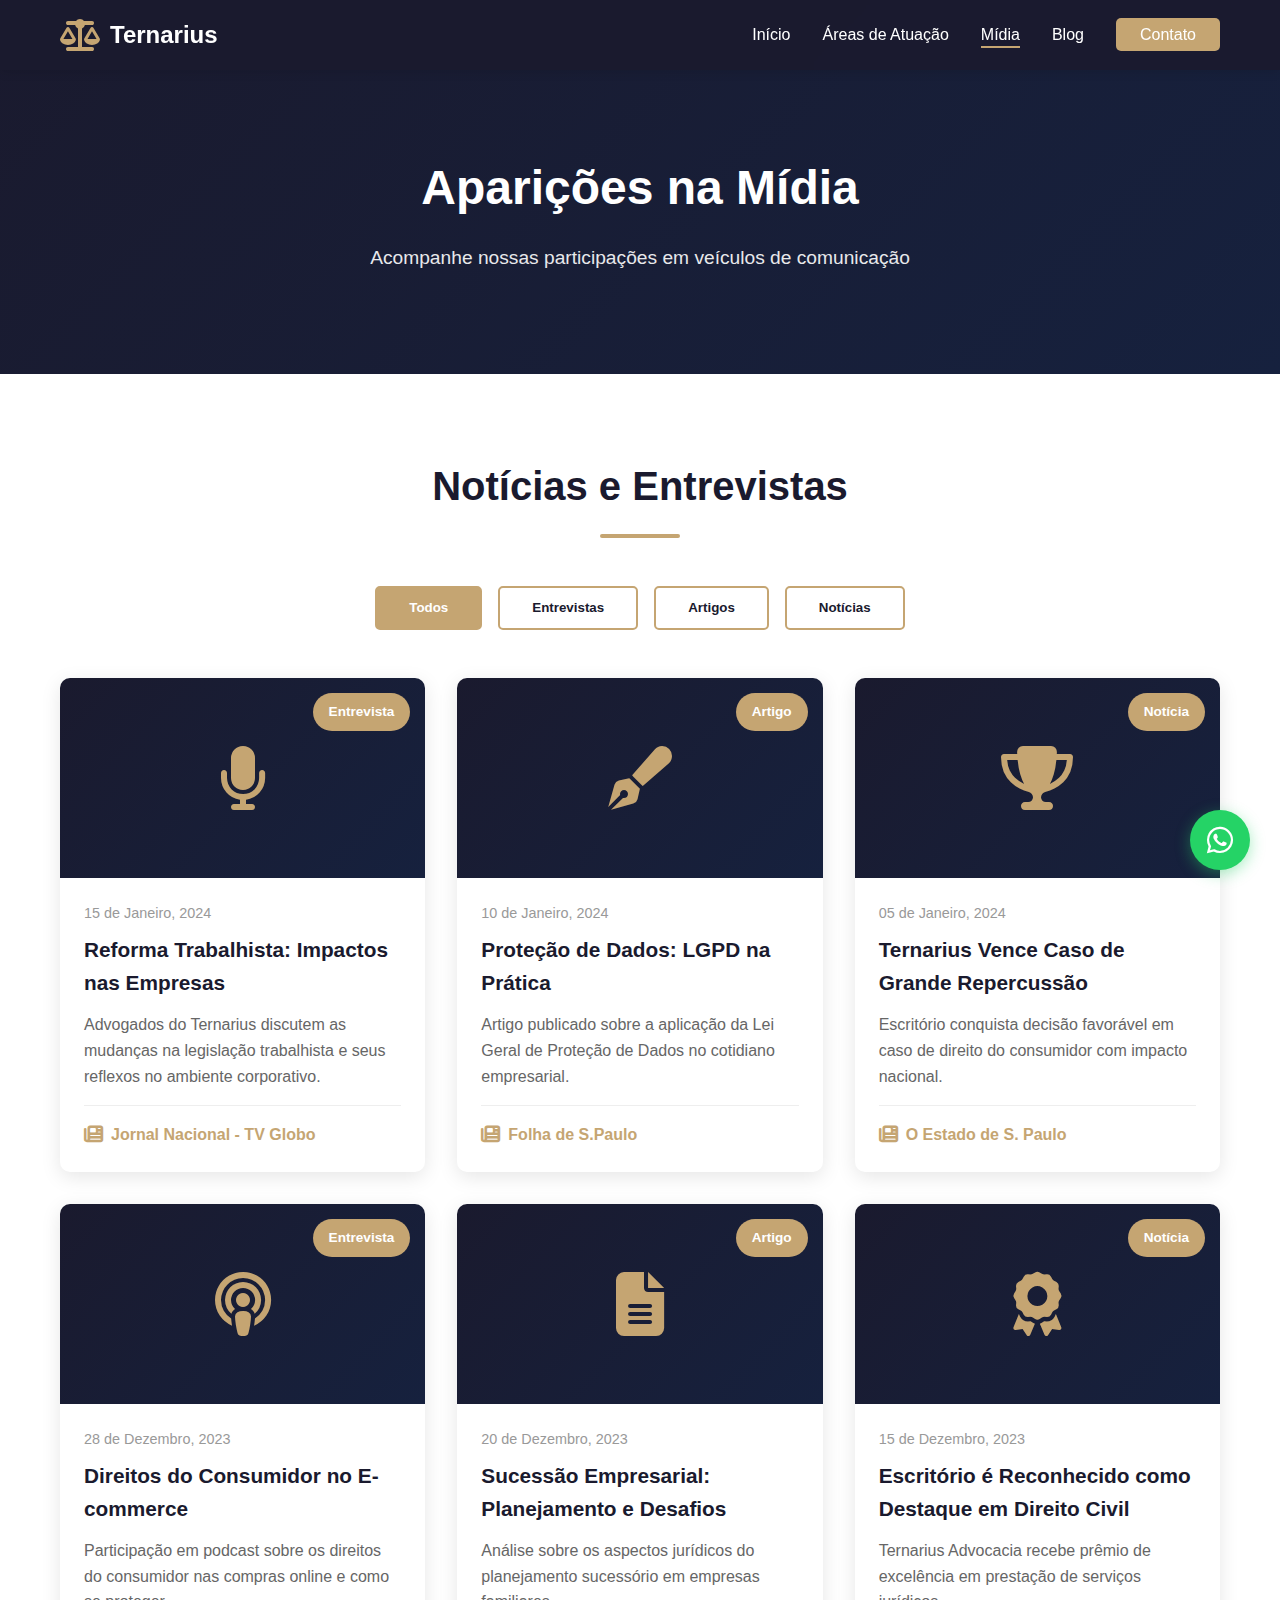
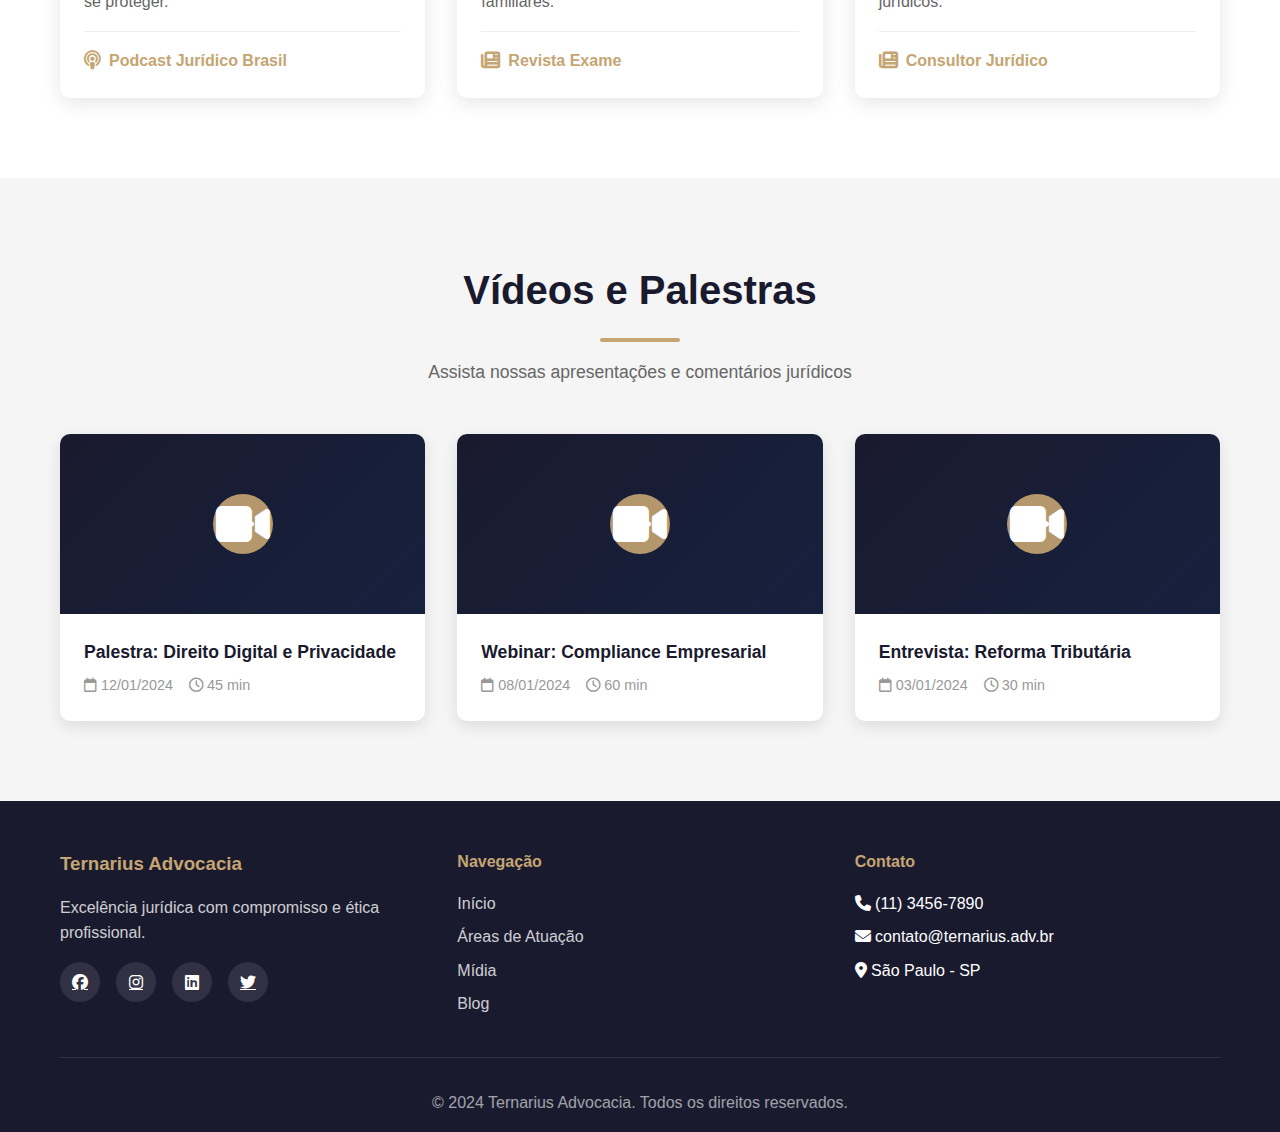
<file: midia.html>
<!DOCTYPE html>
<html lang="pt-BR">
<head>
    <meta charset="UTF-8">
    <meta name="viewport" content="width=device-width, initial-scale=1.0">
    <title>Mídia - Ternarius Advocacia</title>
    <link rel="stylesheet" href="styles.css">
    <link rel="stylesheet" href="https://cdnjs.cloudflare.com/ajax/libs/font-awesome/6.4.0/css/all.min.css">
    <style>
        .midia-hero {
            background: linear-gradient(135deg, var(--primary-color) 0%, var(--accent-color) 100%);
            padding: 150px 0 100px;
            text-align: center;
            color: var(--white);
        }

        .midia-hero h1 {
            font-size: 3rem;
            margin-bottom: 1rem;
            animation: fadeIn 1s ease-out;
        }

        .midia-hero p {
            font-size: 1.2rem;
            opacity: 0.9;
            animation: fadeIn 1s ease-out 0.3s backwards;
        }

        .midia-container {
            padding: 5rem 0;
        }

        .filter-tabs {
            display: flex;
            justify-content: center;
            gap: 1rem;
            margin-bottom: 3rem;
            flex-wrap: wrap;
        }

        .filter-tab {
            padding: 0.8rem 2rem;
            border: 2px solid var(--secondary-color);
            background: transparent;
            color: var(--primary-color);
            border-radius: 5px;
            cursor: pointer;
            transition: var(--transition);
            font-weight: 600;
        }

        .filter-tab:hover,
        .filter-tab.active {
            background: var(--secondary-color);
            color: var(--white);
        }

        .midia-grid {
            display: grid;
            grid-template-columns: repeat(auto-fill, minmax(350px, 1fr));
            gap: 2rem;
        }

        .midia-card {
            background: var(--white);
            border-radius: 10px;
            overflow: hidden;
            box-shadow: 0 5px 20px rgba(0, 0, 0, 0.1);
            transition: var(--transition);
        }

        .midia-card:hover {
            transform: translateY(-10px);
            box-shadow: 0 15px 30px rgba(0, 0, 0, 0.15);
        }

        .midia-image {
            width: 100%;
            height: 200px;
            background: linear-gradient(135deg, var(--primary-color), var(--accent-color));
            display: flex;
            align-items: center;
            justify-content: center;
            position: relative;
            overflow: hidden;
        }

        .midia-image i {
            font-size: 4rem;
            color: var(--secondary-color);
            z-index: 1;
        }

        .midia-badge {
            position: absolute;
            top: 15px;
            right: 15px;
            background: var(--secondary-color);
            color: var(--white);
            padding: 0.5rem 1rem;
            border-radius: 20px;
            font-size: 0.85rem;
            font-weight: 600;
            z-index: 2;
        }

        .midia-content {
            padding: 1.5rem;
        }

        .midia-date {
            color: #999;
            font-size: 0.9rem;
            margin-bottom: 0.5rem;
        }

        .midia-title {
            color: var(--primary-color);
            font-size: 1.3rem;
            margin-bottom: 0.8rem;
            font-weight: 600;
        }

        .midia-description {
            color: #666;
            line-height: 1.6;
            margin-bottom: 1rem;
        }

        .midia-source {
            display: flex;
            align-items: center;
            gap: 0.5rem;
            color: var(--secondary-color);
            font-weight: 600;
            margin-top: 1rem;
            padding-top: 1rem;
            border-top: 1px solid #eee;
        }

        .midia-source i {
            font-size: 1.2rem;
        }

        .video-section {
            background: var(--light-bg);
            padding: 5rem 0;
        }

        .video-grid {
            display: grid;
            grid-template-columns: repeat(auto-fit, minmax(300px, 1fr));
            gap: 2rem;
        }

        .video-card {
            background: var(--white);
            border-radius: 10px;
            overflow: hidden;
            box-shadow: 0 5px 15px rgba(0, 0, 0, 0.1);
            transition: var(--transition);
        }

        .video-card:hover {
            transform: translateY(-5px);
            box-shadow: 0 10px 25px rgba(0, 0, 0, 0.15);
        }

        .video-thumbnail {
            width: 100%;
            height: 180px;
            background: linear-gradient(135deg, var(--primary-color), var(--accent-color));
            display: flex;
            align-items: center;
            justify-content: center;
            position: relative;
            cursor: pointer;
        }

        .video-thumbnail i {
            font-size: 3rem;
            color: var(--white);
            z-index: 1;
        }

        .play-button {
            position: absolute;
            width: 60px;
            height: 60px;
            background: rgba(197, 165, 114, 0.9);
            border-radius: 50%;
            display: flex;
            align-items: center;
            justify-content: center;
            transition: var(--transition);
        }

        .video-card:hover .play-button {
            transform: scale(1.1);
            background: var(--secondary-color);
        }

        .play-button i {
            font-size: 1.5rem;
            margin-left: 5px;
        }

        .video-info {
            padding: 1.5rem;
        }

        .video-title {
            color: var(--primary-color);
            font-size: 1.1rem;
            margin-bottom: 0.5rem;
            font-weight: 600;
        }

        .video-meta {
            display: flex;
            gap: 1rem;
            color: #999;
            font-size: 0.9rem;
        }

        @media (max-width: 768px) {
            .midia-hero h1 {
                font-size: 2rem;
            }

            .midia-grid {
                grid-template-columns: 1fr;
            }

            .filter-tabs {
                flex-direction: column;
            }

            .filter-tab {
                width: 100%;
            }
        }
    </style>
</head>
<body>
    <!-- Navigation -->
    <nav class="navbar" id="navbar">
        <div class="container">
            <div class="nav-content">
                <a href="index.html" class="logo">
                    <i class="fas fa-balance-scale"></i>
                    <span>Ternarius</span>
                </a>
                <div class="menu-toggle" id="menuToggle">
                    <span></span>
                    <span></span>
                    <span></span>
                </div>
                <ul class="nav-menu" id="navMenu">
                    <li><a href="index.html" class="nav-link">Início</a></li>
                    <li><a href="areas-atuacao.html" class="nav-link">Áreas de Atuação</a></li>
                    <li><a href="midia.html" class="nav-link active">Mídia</a></li>
                    <li><a href="blog.html" class="nav-link">Blog</a></li>
                    <li><a href="index.html#contato" class="nav-link btn-contact">Contato</a></li>
                </ul>
            </div>
        </div>
    </nav>

    <!-- Hero Section -->
    <section class="midia-hero">
        <div class="container">
            <h1>Aparições na Mídia</h1>
            <p>Acompanhe nossas participações em veículos de comunicação</p>
        </div>
    </section>

    <!-- Media Content -->
    <section class="midia-container">
        <div class="container">
            <div class="section-header">
                <h2 class="section-title">Notícias e Entrevistas</h2>
                <div class="title-underline"></div>
            </div>

            <div class="filter-tabs">
                <button class="filter-tab active" data-filter="todos">Todos</button>
                <button class="filter-tab" data-filter="entrevista">Entrevistas</button>
                <button class="filter-tab" data-filter="artigo">Artigos</button>
                <button class="filter-tab" data-filter="noticia">Notícias</button>
            </div>

            <div class="midia-grid">
                <div class="midia-card" data-category="entrevista">
                    <div class="midia-image">
                        <i class="fas fa-microphone"></i>
                        <span class="midia-badge">Entrevista</span>
                    </div>
                    <div class="midia-content">
                        <div class="midia-date">15 de Janeiro, 2024</div>
                        <h3 class="midia-title">Reforma Trabalhista: Impactos nas Empresas</h3>
                        <p class="midia-description">Advogados do Ternarius discutem as mudanças na legislação trabalhista e seus reflexos no ambiente corporativo.</p>
                        <div class="midia-source">
                            <i class="fas fa-newspaper"></i>
                            <span>Jornal Nacional - TV Globo</span>
                        </div>
                    </div>
                </div>

                <div class="midia-card" data-category="artigo">
                    <div class="midia-image">
                        <i class="fas fa-pen-fancy"></i>
                        <span class="midia-badge">Artigo</span>
                    </div>
                    <div class="midia-content">
                        <div class="midia-date">10 de Janeiro, 2024</div>
                        <h3 class="midia-title">Proteção de Dados: LGPD na Prática</h3>
                        <p class="midia-description">Artigo publicado sobre a aplicação da Lei Geral de Proteção de Dados no cotidiano empresarial.</p>
                        <div class="midia-source">
                            <i class="fas fa-newspaper"></i>
                            <span>Folha de S.Paulo</span>
                        </div>
                    </div>
                </div>

                <div class="midia-card" data-category="noticia">
                    <div class="midia-image">
                        <i class="fas fa-trophy"></i>
                        <span class="midia-badge">Notícia</span>
                    </div>
                    <div class="midia-content">
                        <div class="midia-date">05 de Janeiro, 2024</div>
                        <h3 class="midia-title">Ternarius Vence Caso de Grande Repercussão</h3>
                        <p class="midia-description">Escritório conquista decisão favorável em caso de direito do consumidor com impacto nacional.</p>
                        <div class="midia-source">
                            <i class="fas fa-newspaper"></i>
                            <span>O Estado de S. Paulo</span>
                        </div>
                    </div>
                </div>

                <div class="midia-card" data-category="entrevista">
                    <div class="midia-image">
                        <i class="fas fa-podcast"></i>
                        <span class="midia-badge">Entrevista</span>
                    </div>
                    <div class="midia-content">
                        <div class="midia-date">28 de Dezembro, 2023</div>
                        <h3 class="midia-title">Direitos do Consumidor no E-commerce</h3>
                        <p class="midia-description">Participação em podcast sobre os direitos do consumidor nas compras online e como se proteger.</p>
                        <div class="midia-source">
                            <i class="fas fa-podcast"></i>
                            <span>Podcast Jurídico Brasil</span>
                        </div>
                    </div>
                </div>

                <div class="midia-card" data-category="artigo">
                    <div class="midia-image">
                        <i class="fas fa-file-alt"></i>
                        <span class="midia-badge">Artigo</span>
                    </div>
                    <div class="midia-content">
                        <div class="midia-date">20 de Dezembro, 2023</div>
                        <h3 class="midia-title">Sucessão Empresarial: Planejamento e Desafios</h3>
                        <p class="midia-description">Análise sobre os aspectos jurídicos do planejamento sucessório em empresas familiares.</p>
                        <div class="midia-source">
                            <i class="fas fa-newspaper"></i>
                            <span>Revista Exame</span>
                        </div>
                    </div>
                </div>

                <div class="midia-card" data-category="noticia">
                    <div class="midia-image">
                        <i class="fas fa-award"></i>
                        <span class="midia-badge">Notícia</span>
                    </div>
                    <div class="midia-content">
                        <div class="midia-date">15 de Dezembro, 2023</div>
                        <h3 class="midia-title">Escritório é Reconhecido como Destaque em Direito Civil</h3>
                        <p class="midia-description">Ternarius Advocacia recebe prêmio de excelência em prestação de serviços jurídicos.</p>
                        <div class="midia-source">
                            <i class="fas fa-newspaper"></i>
                            <span>Consultor Jurídico</span>
                        </div>
                    </div>
                </div>
            </div>
        </div>
    </section>

    <!-- Video Section -->
    <section class="video-section">
        <div class="container">
            <div class="section-header">
                <h2 class="section-title">Vídeos e Palestras</h2>
                <div class="title-underline"></div>
                <p class="section-subtitle">Assista nossas apresentações e comentários jurídicos</p>
            </div>

            <div class="video-grid">
                <div class="video-card">
                    <div class="video-thumbnail">
                        <i class="fas fa-video"></i>
                        <div class="play-button">
                            <i class="fas fa-play"></i>
                        </div>
                    </div>
                    <div class="video-info">
                        <h3 class="video-title">Palestra: Direito Digital e Privacidade</h3>
                        <div class="video-meta">
                            <span><i class="far fa-calendar"></i> 12/01/2024</span>
                            <span><i class="far fa-clock"></i> 45 min</span>
                        </div>
                    </div>
                </div>

                <div class="video-card">
                    <div class="video-thumbnail">
                        <i class="fas fa-video"></i>
                        <div class="play-button">
                            <i class="fas fa-play"></i>
                        </div>
                    </div>
                    <div class="video-info">
                        <h3 class="video-title">Webinar: Compliance Empresarial</h3>
                        <div class="video-meta">
                            <span><i class="far fa-calendar"></i> 08/01/2024</span>
                            <span><i class="far fa-clock"></i> 60 min</span>
                        </div>
                    </div>
                </div>

                <div class="video-card">
                    <div class="video-thumbnail">
                        <i class="fas fa-video"></i>
                        <div class="play-button">
                            <i class="fas fa-play"></i>
                        </div>
                    </div>
                    <div class="video-info">
                        <h3 class="video-title">Entrevista: Reforma Tributária</h3>
                        <div class="video-meta">
                            <span><i class="far fa-calendar"></i> 03/01/2024</span>
                            <span><i class="far fa-clock"></i> 30 min</span>
                        </div>
                    </div>
                </div>
            </div>
        </div>
    </section>

    <!-- Footer -->
    <footer class="footer">
        <div class="container">
            <div class="footer-content">
                <div class="footer-section">
                    <h3>Ternarius Advocacia</h3>
                    <p>Excelência jurídica com compromisso e ética profissional.</p>
                    <div class="social-links">
                        <a href="#"><i class="fab fa-facebook"></i></a>
                        <a href="#"><i class="fab fa-instagram"></i></a>
                        <a href="#"><i class="fab fa-linkedin"></i></a>
                        <a href="#"><i class="fab fa-twitter"></i></a>
                    </div>
                </div>
                <div class="footer-section">
                    <h4>Navegação</h4>
                    <ul>
                        <li><a href="index.html">Início</a></li>
                        <li><a href="areas-atuacao.html">Áreas de Atuação</a></li>
                        <li><a href="midia.html">Mídia</a></li>
                        <li><a href="blog.html">Blog</a></li>
                    </ul>
                </div>
                <div class="footer-section">
                    <h4>Contato</h4>
                    <ul>
                        <li><i class="fas fa-phone"></i> (11) 3456-7890</li>
                        <li><i class="fas fa-envelope"></i> contato@ternarius.adv.br</li>
                        <li><i class="fas fa-map-marker-alt"></i> São Paulo - SP</li>
                    </ul>
                </div>
            </div>
            <div class="footer-bottom">
                <p>&copy; 2024 Ternarius Advocacia. Todos os direitos reservados.</p>
            </div>
        </div>
    </footer>

    <script src="script.js"></script>
    <script>
        // Filter functionality
        const filterTabs = document.querySelectorAll('.filter-tab');
        const midiaCards = document.querySelectorAll('.midia-card');

        filterTabs.forEach(tab => {
            tab.addEventListener('click', () => {
                const filter = tab.getAttribute('data-filter');
                
                // Update active tab
                filterTabs.forEach(t => t.classList.remove('active'));
                tab.classList.add('active');
                
                // Filter cards using CSS classes
                midiaCards.forEach(card => {
                    if (filter === 'todos' || card.getAttribute('data-category') === filter) {
                        card.classList.remove('hidden');
                    } else {
                        card.classList.add('hidden');
                    }
                });
            });
        });
    </script>
    <style>
        .midia-card.hidden {
            display: none;
        }
    </style>

    <!-- WhatsApp Floating Button -->
    <a href="https://wa.me/5511999999999" target="_blank" class="whatsapp-float" aria-label="WhatsApp">
        <i class="fab fa-whatsapp"></i>
    </a>
</body>
</html>
</file>
<file: styles.css>
/* Reset and Base Styles */
* {
    margin: 0;
    padding: 0;
    box-sizing: border-box;
}

:root {
    --primary-color: #1a1a2e;
    --secondary-color: #c5a572;
    --accent-color: #16213e;
    --text-color: #333;
    --light-bg: #f5f5f5;
    --white: #ffffff;
    --transition: all 0.3s ease;
}

html {
    scroll-behavior: smooth;
}

body {
    font-family: 'Segoe UI', Tahoma, Geneva, Verdana, sans-serif;
    line-height: 1.6;
    color: var(--text-color);
    overflow-x: hidden;
}

.container {
    max-width: 1200px;
    margin: 0 auto;
    padding: 0 20px;
}

/* Navigation */
.navbar {
    position: fixed;
    top: 0;
    width: 100%;
    background: rgba(26, 26, 46, 0.95);
    backdrop-filter: blur(10px);
    z-index: 1000;
    transition: var(--transition);
    box-shadow: 0 2px 10px rgba(0, 0, 0, 0.1);
}

.navbar.scrolled {
    background: rgba(26, 26, 46, 1);
    box-shadow: 0 2px 20px rgba(0, 0, 0, 0.2);
}

.nav-content {
    display: flex;
    justify-content: space-between;
    align-items: center;
    padding: 1rem 0;
}

.logo {
    display: flex;
    align-items: center;
    gap: 10px;
    font-size: 1.5rem;
    font-weight: bold;
    color: var(--white);
    text-decoration: none;
    transition: var(--transition);
}

.logo i {
    color: var(--secondary-color);
    font-size: 2rem;
}

.logo:hover {
    transform: translateY(-2px);
}

.nav-menu {
    display: flex;
    list-style: none;
    gap: 2rem;
    align-items: center;
}

.nav-link {
    color: var(--white);
    text-decoration: none;
    font-weight: 500;
    transition: var(--transition);
    position: relative;
}

.nav-link::after {
    content: '';
    position: absolute;
    bottom: -5px;
    left: 0;
    width: 0;
    height: 2px;
    background: var(--secondary-color);
    transition: var(--transition);
}

.nav-link:hover::after,
.nav-link.active::after {
    width: 100%;
}

.nav-link:hover {
    color: var(--secondary-color);
}

.btn-contact {
    background: var(--secondary-color);
    padding: 0.5rem 1.5rem;
    border-radius: 5px;
}

.btn-contact::after {
    display: none;
}

.btn-contact:hover {
    background: #d4b583;
    transform: translateY(-2px);
}

.menu-toggle {
    display: none;
    flex-direction: column;
    gap: 5px;
    cursor: pointer;
}

.menu-toggle span {
    width: 25px;
    height: 3px;
    background: var(--white);
    transition: var(--transition);
}

/* Hero Section */
.hero {
    position: fixed;
    top: 0;
    left: 0;
    width: 100%;
    height: 100vh;
    display: flex;
    align-items: center;
    justify-content: center;
    text-align: center;
    background: linear-gradient(135deg, var(--primary-color) 0%, var(--accent-color) 100%);
    overflow: hidden;
    z-index: -1;
}

.hero::before {
    content: '';
    position: absolute;
    top: 0;
    left: 0;
    right: 0;
    bottom: 0;
    background: repeating-linear-gradient(
        45deg,
        transparent,
        transparent 10px,
        rgba(255, 255, 255, 0.02) 10px,
        rgba(255, 255, 255, 0.02) 20px
    );
    animation: wave 15s ease-in-out infinite;
}

@keyframes wave {
    0%, 100% { transform: translateY(0); }
    50% { transform: translateY(-20px); }
}

.hero-overlay {
    position: absolute;
    top: 0;
    left: 0;
    right: 0;
    bottom: 0;
    background: radial-gradient(circle at 50% 50%, transparent 0%, rgba(26, 26, 46, 0.3) 100%);
    pointer-events: none;
    z-index: 0;
}

.hero-content {
    position: relative;
    z-index: 1;
    max-width: 800px;
    margin: 0 auto;
    padding: 0 20px;
}

.hero-title {
    font-size: 3.5rem;
    color: var(--white);
    margin-bottom: 1rem;
    font-weight: 700;
    text-shadow: 2px 2px 4px rgba(0, 0, 0, 0.3);
}

.hero-subtitle {
    font-size: 1.3rem;
    color: rgba(255, 255, 255, 0.9);
    margin-bottom: 2rem;
    text-shadow: 1px 1px 2px rgba(0, 0, 0, 0.3);
}

.hero-buttons {
    display: flex;
    gap: 1rem;
    justify-content: center;
    flex-wrap: wrap;
}

/* Animations */
@keyframes fadeIn {
    from {
        opacity: 0;
        transform: translateY(30px);
    }
    to {
        opacity: 1;
        transform: translateY(0);
    }
}

.animate-fade-in {
    animation: fadeIn 1s ease-out;
}

.animate-fade-in-delay {
    animation: fadeIn 1s ease-out 0.3s backwards;
}

.animate-fade-in-delay-2 {
    animation: fadeIn 1s ease-out 0.6s backwards;
}

.scroll-indicator {
    position: absolute;
    bottom: 30px;
    left: 50%;
    transform: translateX(-50%);
    animation: bounce 2s infinite;
    color: var(--white);
    font-size: 2rem;
    cursor: pointer;
}

@keyframes bounce {
    0%, 20%, 50%, 80%, 100% { transform: translateX(-50%) translateY(0); }
    40% { transform: translateX(-50%) translateY(-10px); }
    60% { transform: translateX(-50%) translateY(-5px); }
}

/* Buttons */
.btn {
    display: inline-block;
    padding: 0.8rem 2rem;
    text-decoration: none;
    border-radius: 5px;
    transition: var(--transition);
    font-weight: 600;
    border: none;
    cursor: pointer;
    text-align: center;
}

.btn-primary {
    background: var(--secondary-color);
    color: var(--white);
}

.btn-primary:hover {
    background: #d4b583;
    transform: translateY(-3px);
    box-shadow: 0 10px 20px rgba(197, 165, 114, 0.3);
}

.btn-secondary {
    background: transparent;
    color: var(--white);
    border: 2px solid var(--white);
}

.btn-secondary:hover {
    background: var(--white);
    color: var(--primary-color);
    transform: translateY(-3px);
}

.btn-block {
    width: 100%;
}

/* Section Styles */
section {
    padding: 5rem 0;
}

.section-header {
    text-align: center;
    margin-bottom: 3rem;
}

.section-title {
    font-size: 2.5rem;
    color: var(--primary-color);
    margin-bottom: 1rem;
    font-weight: 700;
}

.title-underline {
    width: 80px;
    height: 4px;
    background: var(--secondary-color);
    margin: 0 auto 1rem;
    border-radius: 2px;
}

.section-subtitle {
    font-size: 1.1rem;
    color: #666;
    max-width: 600px;
    margin: 0 auto;
}

/* About Section */
.about {
    background: var(--white);
    position: relative;
    z-index: 1;
    margin-top: 100vh;
}

.about-content {
    display: grid;
    grid-template-columns: 1fr 1fr;
    gap: 3rem;
    align-items: center;
}

.about-image .image-placeholder {
    background: linear-gradient(135deg, var(--primary-color), var(--accent-color));
    border-radius: 10px;
    padding: 4rem;
    text-align: center;
    box-shadow: 0 10px 30px rgba(0, 0, 0, 0.1);
}

.about-image .image-placeholder i {
    font-size: 8rem;
    color: var(--secondary-color);
}

.about-text h3 {
    font-size: 2rem;
    color: var(--primary-color);
    margin-bottom: 1rem;
}

.about-text p {
    margin-bottom: 1rem;
    color: #666;
    line-height: 1.8;
}

.about-features {
    display: flex;
    flex-direction: column;
    gap: 1.5rem;
    margin-top: 2rem;
}

.feature {
    display: flex;
    gap: 1rem;
    align-items: flex-start;
}

.feature i {
    font-size: 2rem;
    color: var(--secondary-color);
    min-width: 50px;
}

.feature h4 {
    color: var(--primary-color);
    margin-bottom: 0.3rem;
}

.feature p {
    color: #666;
    margin: 0;
}

/* Stats Section */
.stats {
    background: linear-gradient(135deg, var(--primary-color), var(--accent-color));
    color: var(--white);
    position: relative;
    z-index: 1;
}

.stats-grid {
    display: grid;
    grid-template-columns: repeat(auto-fit, minmax(200px, 1fr));
    gap: 2rem;
    text-align: center;
}

.stat-item {
    padding: 2rem;
}

.stat-item i {
    font-size: 3rem;
    color: var(--secondary-color);
    margin-bottom: 1rem;
}

.stat-number {
    font-size: 3rem;
    font-weight: bold;
    margin-bottom: 0.5rem;
}

.stat-label {
    font-size: 1.1rem;
    opacity: 0.9;
}

/* Services Preview */
.services-preview {
    background: var(--light-bg);
    position: relative;
    z-index: 1;
}

.services-grid {
    display: grid;
    grid-template-columns: repeat(auto-fit, minmax(250px, 1fr));
    gap: 2rem;
    margin-bottom: 2rem;
}

.service-card {
    background: var(--white);
    padding: 2rem;
    border-radius: 10px;
    text-align: center;
    transition: var(--transition);
    box-shadow: 0 5px 15px rgba(0, 0, 0, 0.1);
}

.service-card:hover {
    transform: translateY(-10px);
    box-shadow: 0 15px 30px rgba(0, 0, 0, 0.15);
}

.service-icon {
    width: 80px;
    height: 80px;
    background: linear-gradient(135deg, var(--primary-color), var(--accent-color));
    border-radius: 50%;
    display: flex;
    align-items: center;
    justify-content: center;
    margin: 0 auto 1.5rem;
    transition: var(--transition);
}

.service-card:hover .service-icon {
    transform: rotateY(360deg);
}

.service-icon i {
    font-size: 2rem;
    color: var(--secondary-color);
}

.service-card h3 {
    color: var(--primary-color);
    margin-bottom: 1rem;
    font-size: 1.3rem;
}

.service-card p {
    color: #666;
    line-height: 1.6;
}

.services-cta {
    text-align: center;
}

/* Contact Section */
.contact {
    background: var(--white);
    position: relative;
    z-index: 1;
}

.contact-content {
    display: grid;
    grid-template-columns: 1fr 1fr;
    gap: 3rem;
}

.contact-info {
    display: flex;
    flex-direction: column;
    gap: 2rem;
}

.contact-item {
    display: flex;
    gap: 1rem;
    align-items: flex-start;
}

.contact-item i {
    font-size: 1.5rem;
    color: var(--secondary-color);
    min-width: 30px;
    margin-top: 5px;
}

.contact-item h4 {
    color: var(--primary-color);
    margin-bottom: 0.5rem;
}

.contact-item p {
    color: #666;
    margin: 0;
}

.contact-form {
    background: var(--light-bg);
    padding: 2rem;
    border-radius: 10px;
    box-shadow: 0 5px 15px rgba(0, 0, 0, 0.1);
}

.form-group {
    margin-bottom: 1.5rem;
}

.form-group input,
.form-group textarea {
    width: 100%;
    padding: 1rem;
    border: 1px solid #ddd;
    border-radius: 5px;
    font-family: inherit;
    transition: var(--transition);
}

.form-group input:focus,
.form-group textarea:focus {
    outline: none;
    border-color: var(--secondary-color);
    box-shadow: 0 0 0 3px rgba(197, 165, 114, 0.1);
}

/* Footer */
.footer {
    background: var(--primary-color);
    color: var(--white);
    padding: 3rem 0 1rem;
}

.footer-content {
    display: grid;
    grid-template-columns: repeat(auto-fit, minmax(250px, 1fr));
    gap: 2rem;
    margin-bottom: 2rem;
}

.footer-section h3,
.footer-section h4 {
    margin-bottom: 1rem;
    color: var(--secondary-color);
}

.footer-section p {
    color: rgba(255, 255, 255, 0.8);
    margin-bottom: 1rem;
}

.footer-section ul {
    list-style: none;
}

.footer-section ul li {
    margin-bottom: 0.5rem;
}

.footer-section ul li a {
    color: rgba(255, 255, 255, 0.8);
    text-decoration: none;
    transition: var(--transition);
}

.footer-section ul li a:hover {
    color: var(--secondary-color);
}

.social-links {
    display: flex;
    gap: 1rem;
    margin-top: 1rem;
}

.social-links a {
    width: 40px;
    height: 40px;
    background: rgba(255, 255, 255, 0.1);
    border-radius: 50%;
    display: flex;
    align-items: center;
    justify-content: center;
    color: var(--white);
    transition: var(--transition);
}

.social-links a:hover {
    background: var(--secondary-color);
    transform: translateY(-3px);
}

.footer-bottom {
    text-align: center;
    padding-top: 2rem;
    border-top: 1px solid rgba(255, 255, 255, 0.1);
    color: rgba(255, 255, 255, 0.6);
}

/* WhatsApp Floating Button */
.whatsapp-float {
    position: fixed;
    bottom: 30px;
    right: 30px;
    width: 60px;
    height: 60px;
    background: #25D366;
    border-radius: 50%;
    display: flex;
    align-items: center;
    justify-content: center;
    box-shadow: 0 4px 15px rgba(37, 211, 102, 0.4);
    z-index: 1000;
    transition: all 0.3s ease;
    text-decoration: none;
    animation: pulse 2s infinite;
}

.whatsapp-float:hover {
    background: #128C7E;
    transform: scale(1.1);
    box-shadow: 0 6px 20px rgba(37, 211, 102, 0.6);
}

.whatsapp-float i {
    color: white;
    font-size: 30px;
}

@keyframes pulse {
    0% {
        box-shadow: 0 4px 15px rgba(37, 211, 102, 0.4);
    }
    50% {
        box-shadow: 0 4px 25px rgba(37, 211, 102, 0.6);
    }
    100% {
        box-shadow: 0 4px 15px rgba(37, 211, 102, 0.4);
    }
}

/* Responsive Design */
@media (max-width: 768px) {
    .menu-toggle {
        display: flex;
    }

    .nav-menu {
        position: fixed;
        top: 70px;
        left: -100%;
        width: 100%;
        height: calc(100vh - 70px);
        background: var(--primary-color);
        flex-direction: column;
        justify-content: flex-start;
        padding: 2rem;
        transition: var(--transition);
    }

    .nav-menu.active {
        left: 0;
    }

    .hero-title {
        font-size: 2rem;
    }

    .hero-subtitle {
        font-size: 1rem;
    }

    .about-content,
    .contact-content {
        grid-template-columns: 1fr;
    }

    .stats-grid {
        grid-template-columns: repeat(2, 1fr);
    }

    .services-grid {
        grid-template-columns: 1fr;
    }

    .section-title {
        font-size: 2rem;
    }

    .whatsapp-float {
        width: 55px;
        height: 55px;
        bottom: 20px;
        right: 20px;
    }

    .whatsapp-float i {
        font-size: 26px;
    }
}

@media (max-width: 480px) {
    .hero-title {
        font-size: 1.5rem;
    }

    .stats-grid {
        grid-template-columns: 1fr;
    }

    .whatsapp-float {
        width: 50px;
        height: 50px;
        bottom: 15px;
        right: 15px;
    }

    .whatsapp-float i {
        font-size: 24px;
    }
}

/* Scroll Animations */
.scroll-animate {
    opacity: 0;
    transform: translateY(30px);
    transition: opacity 0.6s ease, transform 0.6s ease;
}

.scroll-animate.active {
    opacity: 1;
    transform: translateY(0);
}
</file>
